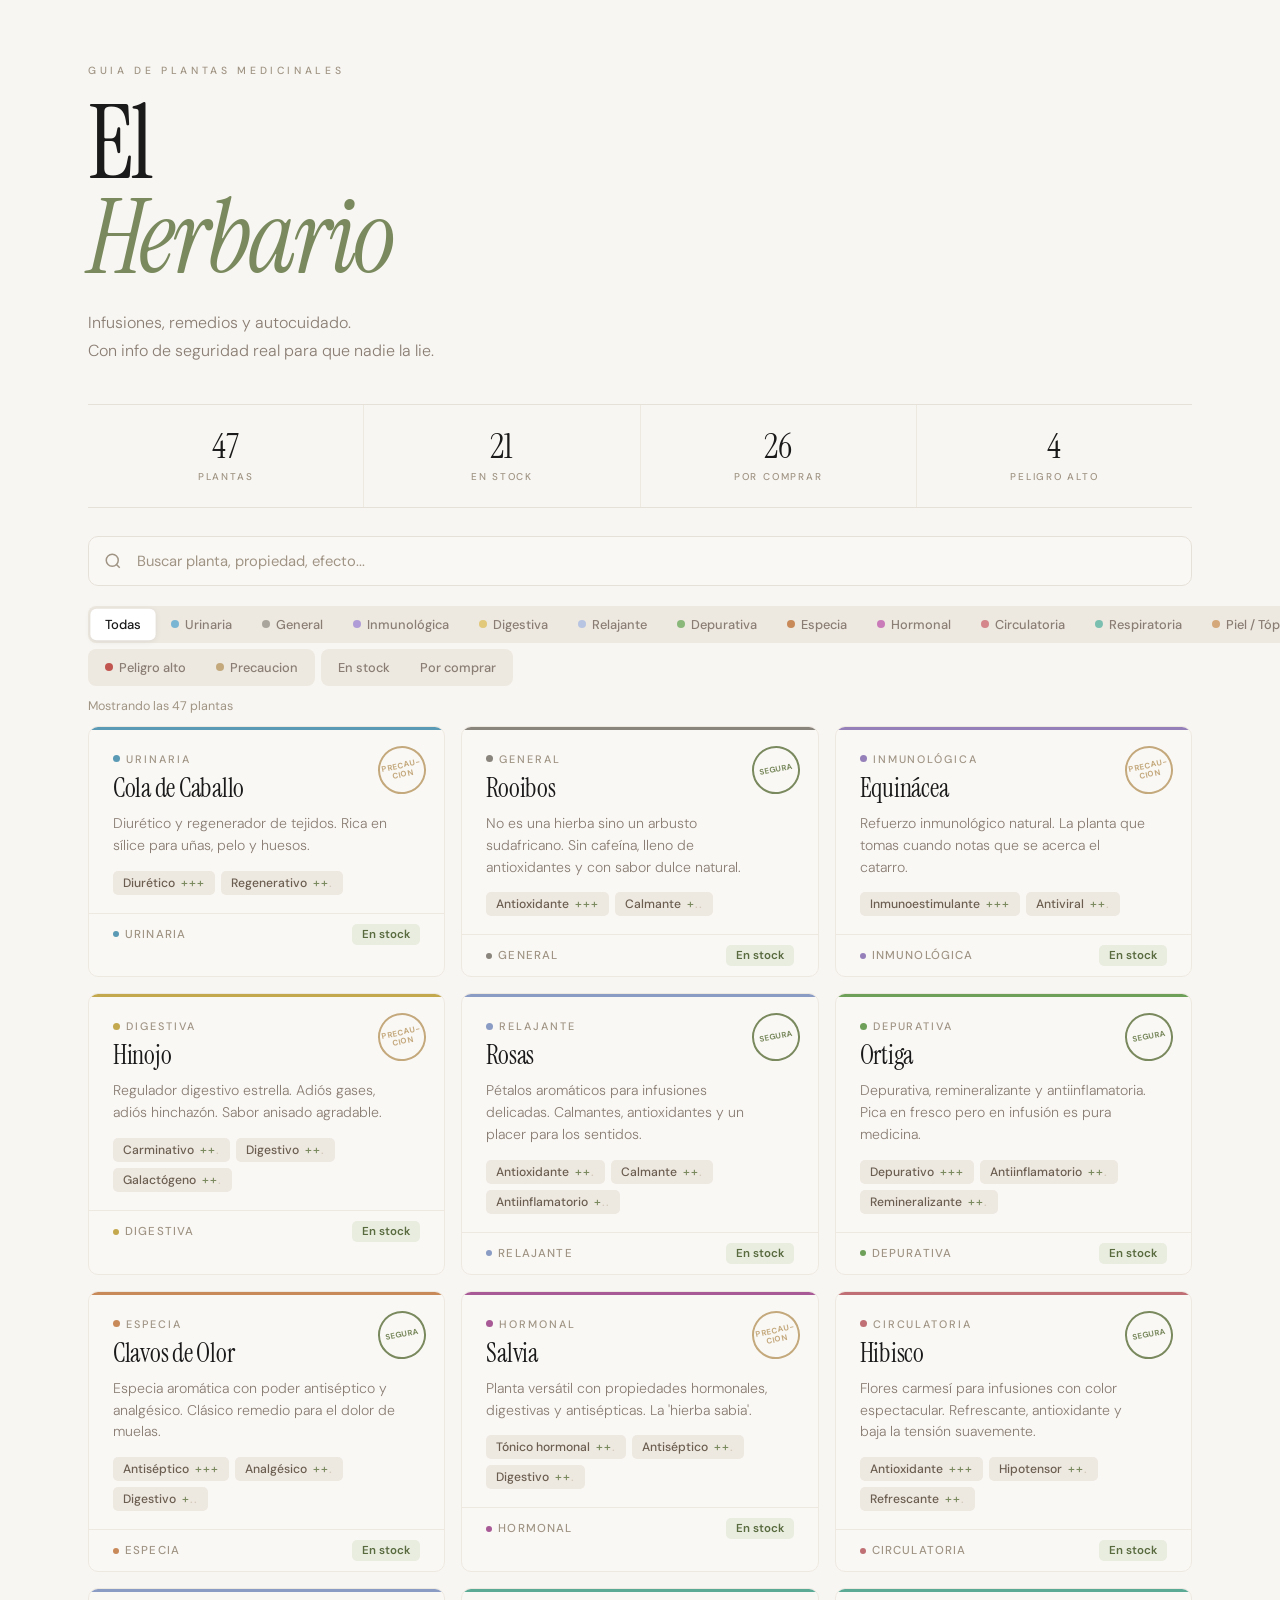
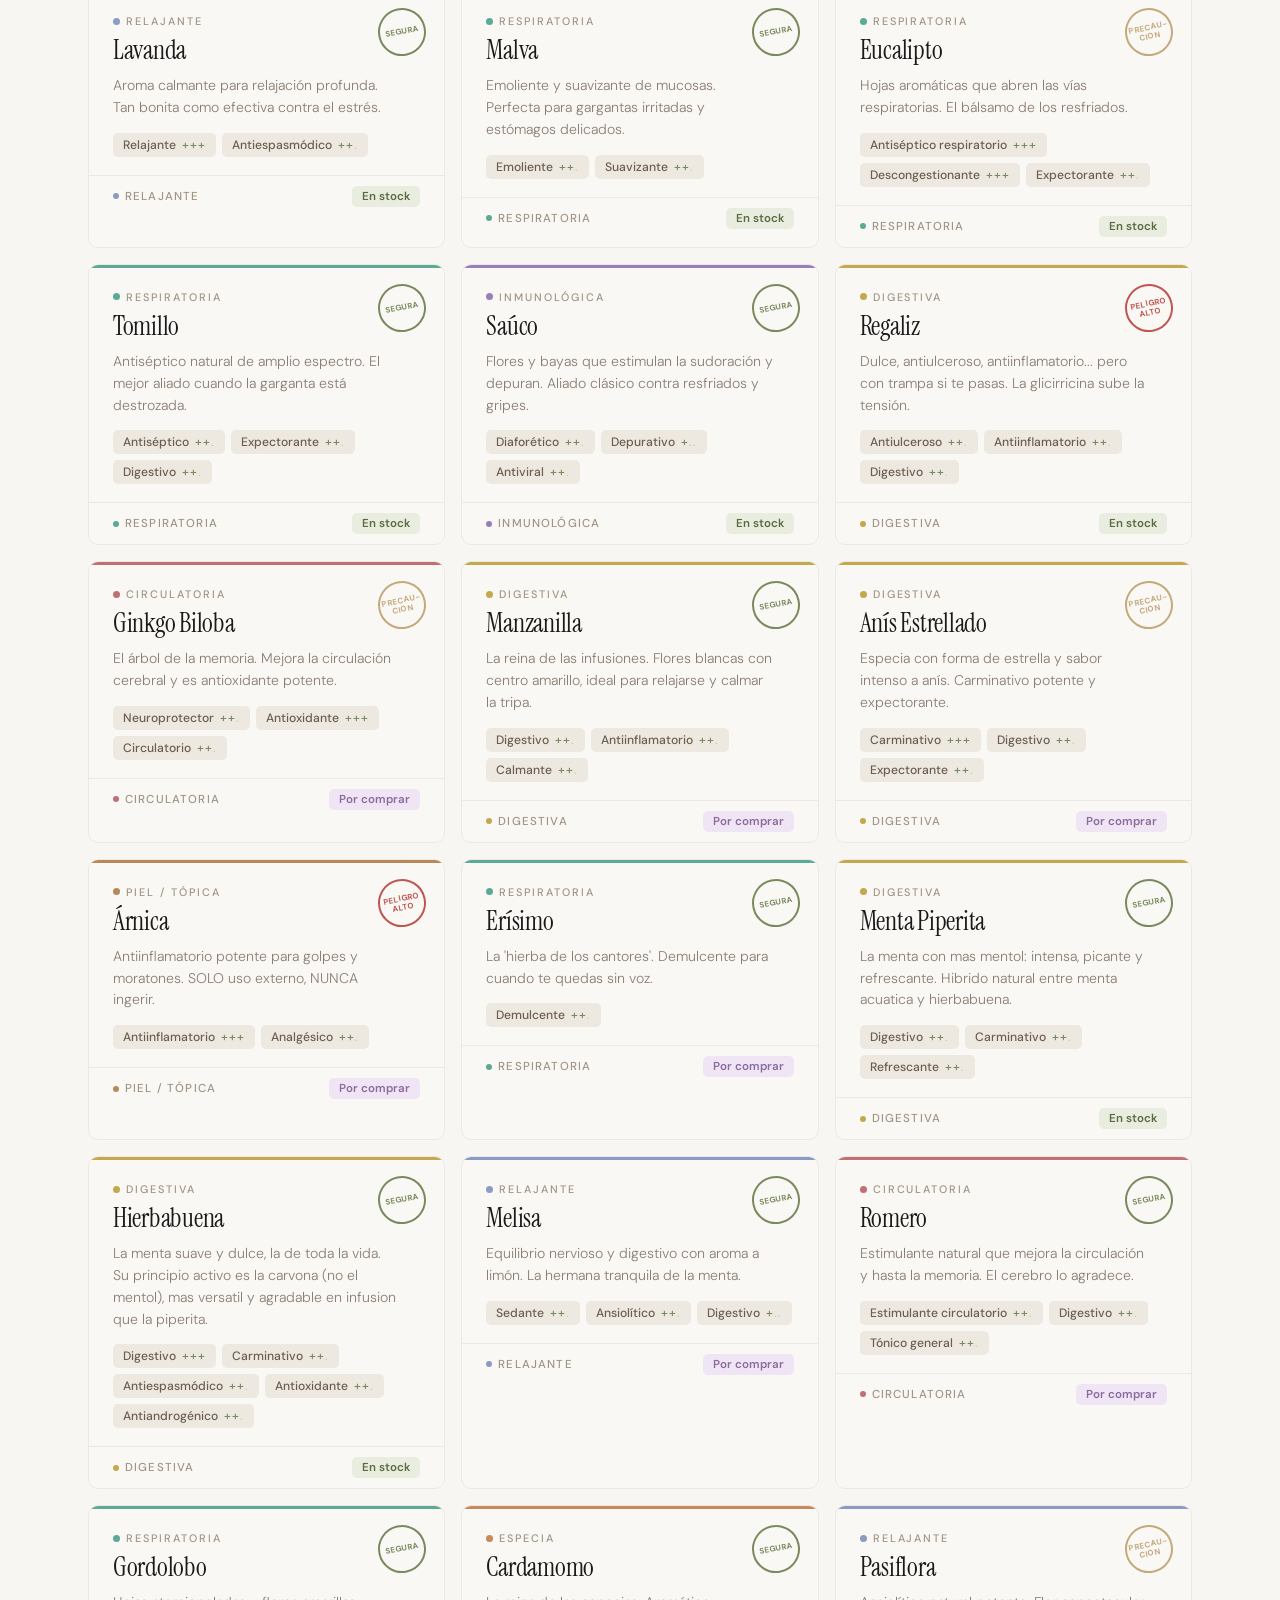
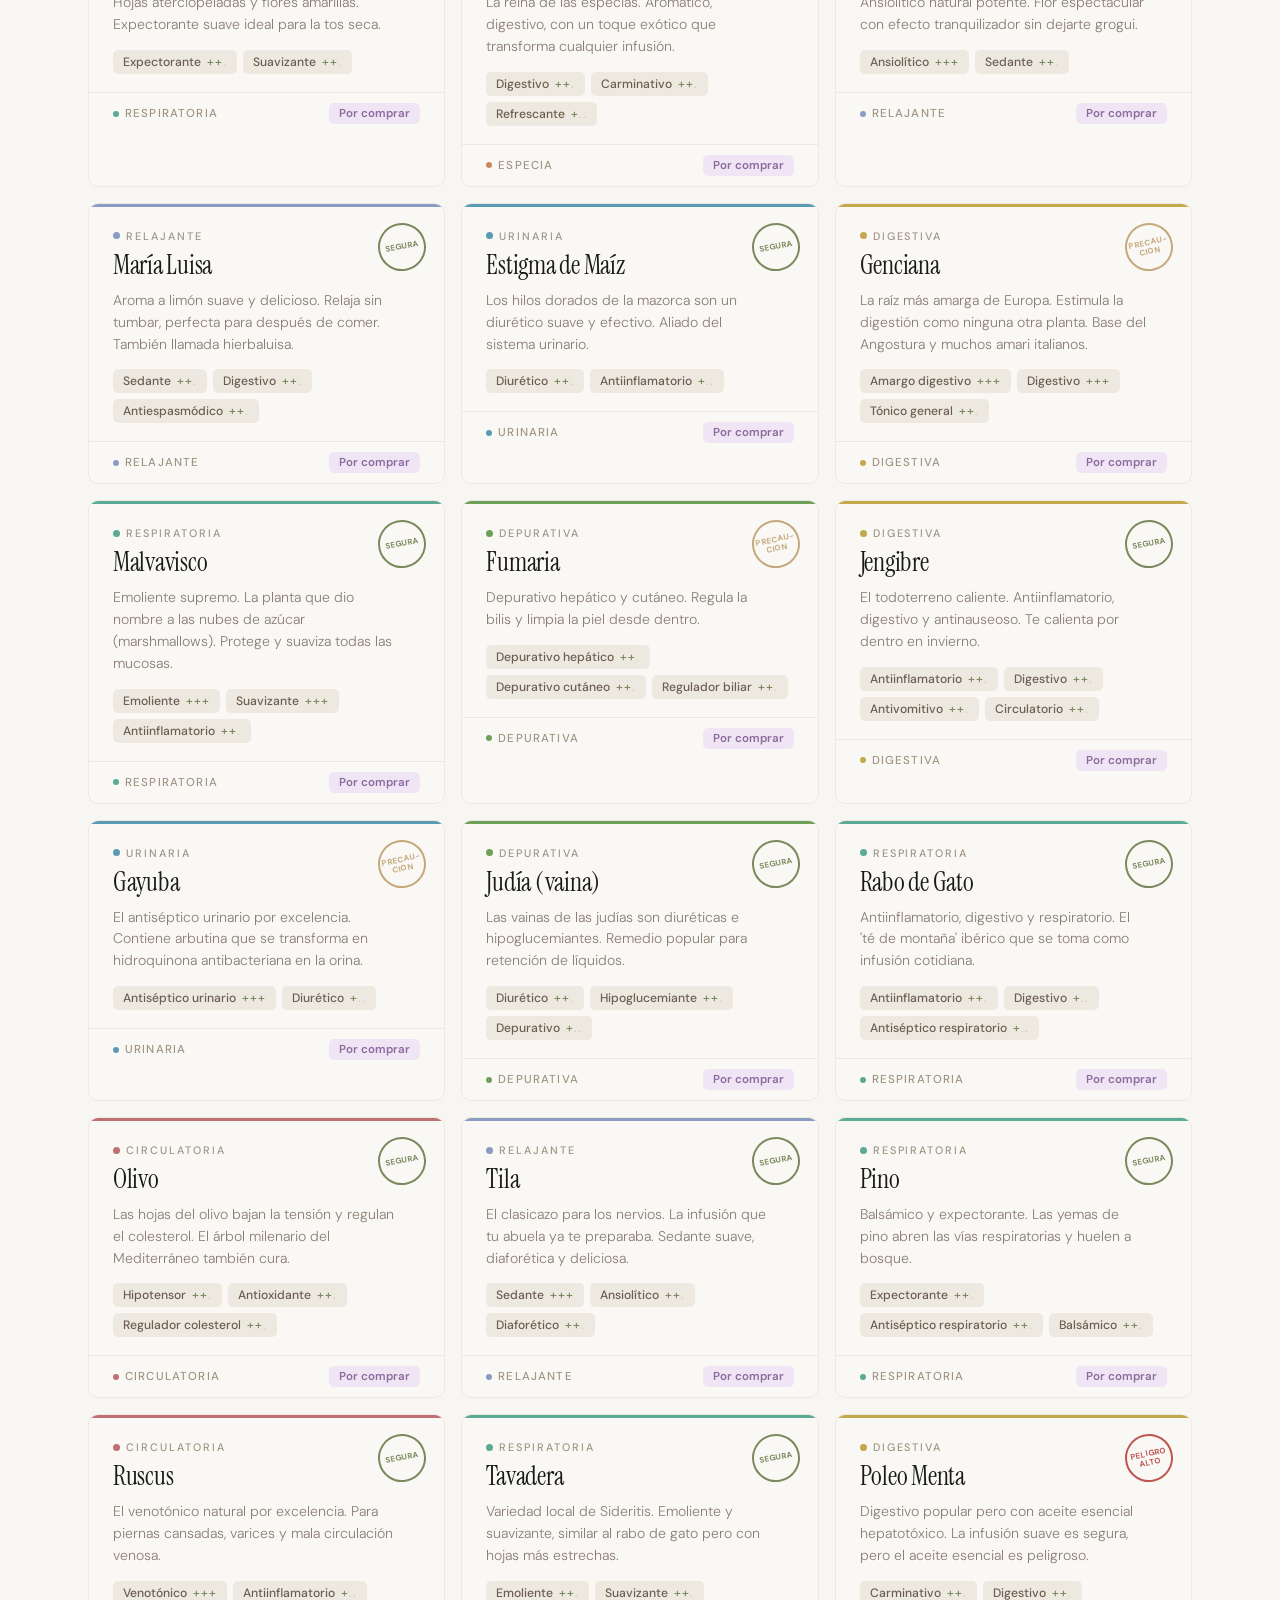
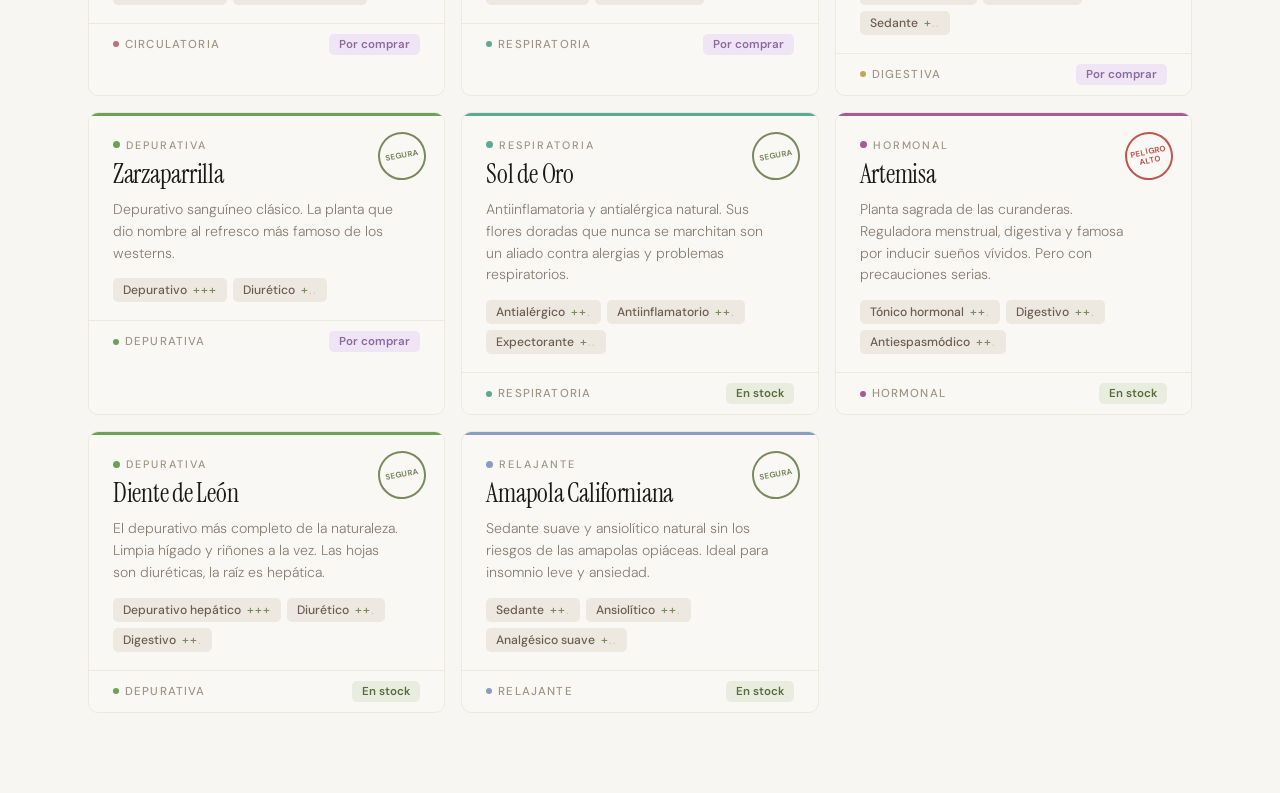
<file: index.html>
<!DOCTYPE html>
<html lang="es">
<head>
    <meta charset="UTF-8">
    <meta name="viewport" content="width=device-width, initial-scale=1.0">
    <title>El Herbario</title>
    <link rel="preconnect" href="https://fonts.googleapis.com">
    <link href="https://fonts.googleapis.com/css2?family=Instrument+Serif:ital@0;1&family=DM+Sans:wght@300;400;500;600;700&display=swap" rel="stylesheet">
    <link rel="stylesheet" href="css/styles.css">
</head>
<body>

<div class="hero">
    <div class="hero-label">Guia de plantas medicinales</div>
    <h1>El<br><em>Herbario</em></h1>
    <p class="hero-desc">Infusiones, remedios y autocuidado.<br>Con info de seguridad real para que nadie la lie.</p>
    <div class="meta-bar" id="meta-bar"></div>
</div>

<div class="controls">
    <div class="search-bar">
        <input type="text" id="search" placeholder="Buscar planta, propiedad, efecto..." autocomplete="off">
        <svg class="search-icon" width="18" height="18" viewBox="0 0 24 24" fill="none" stroke="currentColor" stroke-width="2"><circle cx="11" cy="11" r="8"/><line x1="21" y1="21" x2="16.65" y2="16.65"/></svg>
        <button class="search-clear" id="search-clear" aria-label="Limpiar busqueda">&times;</button>
    </div>
    <div class="filter-bar" id="filter-bar"></div>
</div>

<div class="grid-count" id="grid-count"></div>
<div class="grid" id="grid"></div>

<div class="modal-overlay" id="modal-overlay">
    <div class="modal" id="modal"></div>
</div>

<button class="back-to-top" id="back-to-top" aria-label="Volver arriba">
    <svg width="16" height="16" viewBox="0 0 24 24" fill="none" stroke="currentColor" stroke-width="2.5" stroke-linecap="round"><line x1="12" y1="19" x2="12" y2="5"/><polyline points="5 12 12 5 19 12"/></svg>
</button>

<script type="module" src="js/app.js"></script>
</body>
</html>
</file>
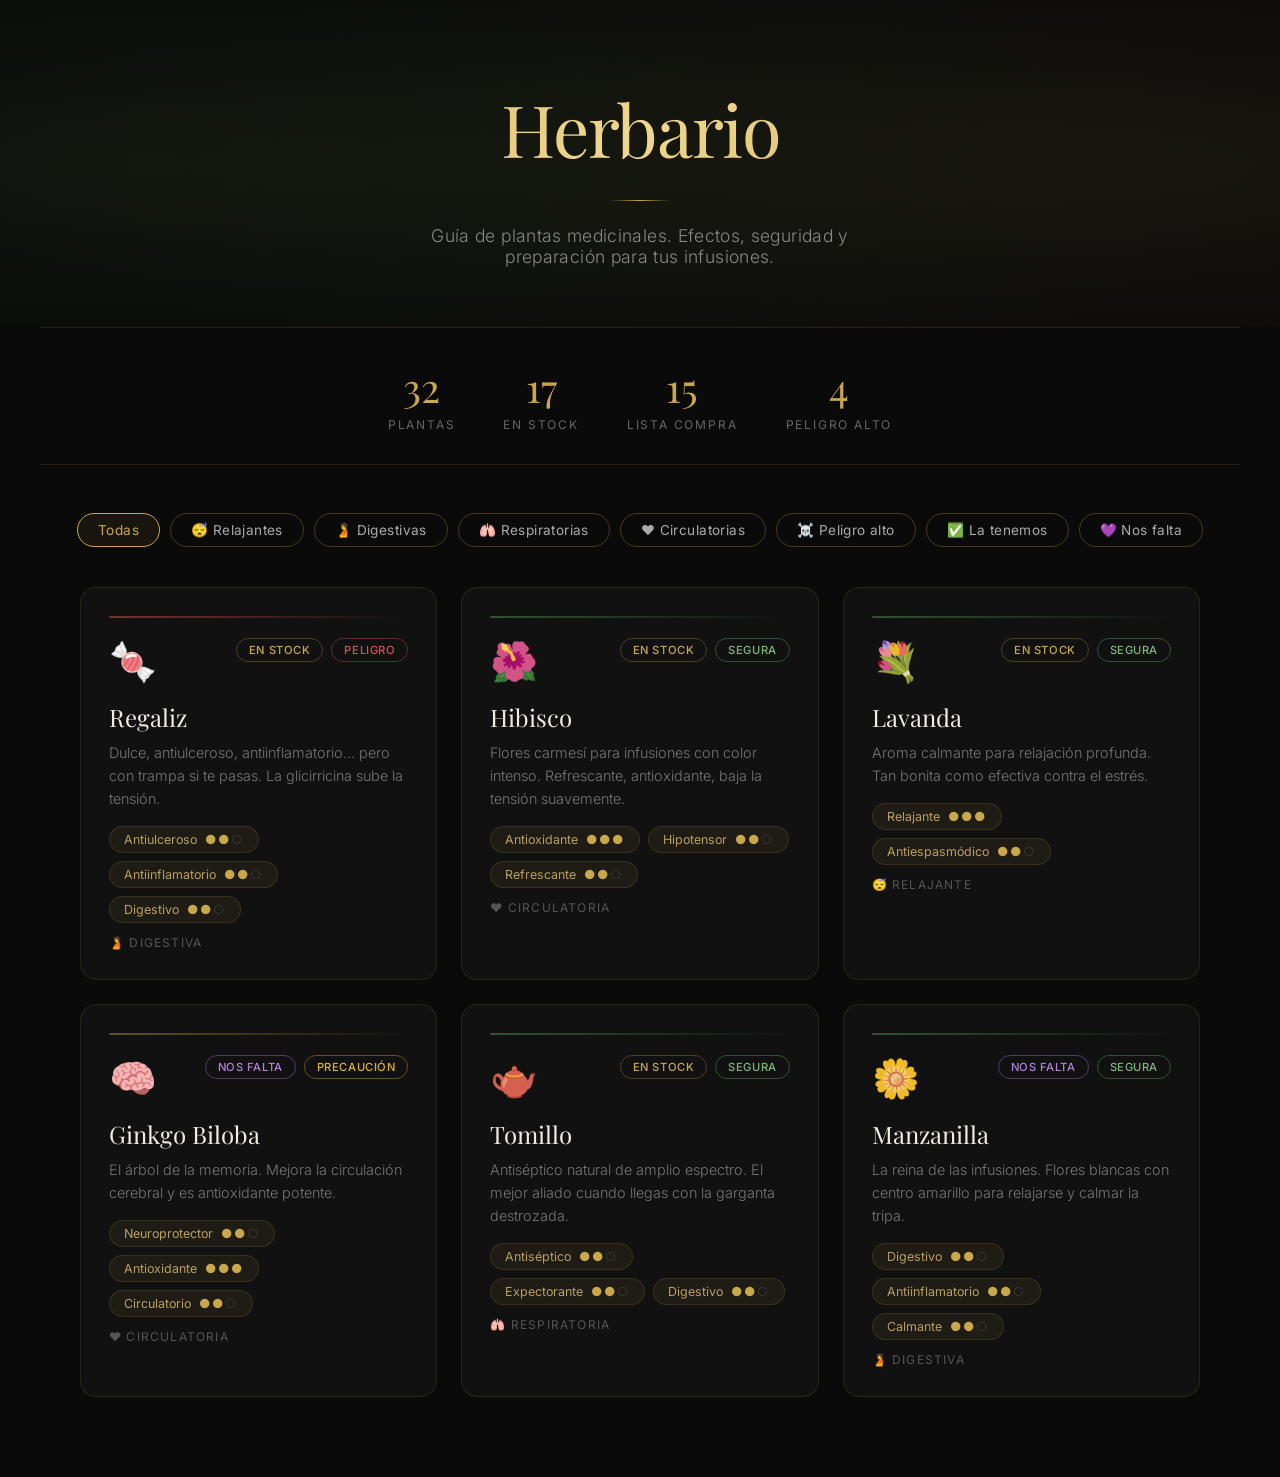
<file: test/preview-1-luxe.html>
<!DOCTYPE html>
<html lang="es">
<head>
    <meta charset="UTF-8">
    <meta name="viewport" content="width=device-width, initial-scale=1.0">
    <title>Preview 1: Botanical Luxe</title>
    <link href="https://fonts.googleapis.com/css2?family=Playfair+Display:ital,wght@0,400;0,700;1,400&family=Inter:wght@300;400;500;600&display=swap" rel="stylesheet">
    <style>
        * { box-sizing: border-box; margin: 0; padding: 0; }
        body {
            font-family: 'Inter', sans-serif;
            background: #0a0a0a;
            color: #e8e4dd;
            min-height: 100vh;
        }

        .hero {
            padding: 80px 40px 60px;
            text-align: center;
            position: relative;
            overflow: hidden;
        }
        .hero::before {
            content: '';
            position: absolute;
            top: -50%; left: -50%;
            width: 200%; height: 200%;
            background: radial-gradient(ellipse at 30% 50%, rgba(45,90,39,0.15) 0%, transparent 50%),
                        radial-gradient(ellipse at 70% 50%, rgba(180,140,60,0.08) 0%, transparent 50%);
            animation: auroraShift 20s ease-in-out infinite;
        }
        @keyframes auroraShift {
            0%, 100% { transform: translate(0, 0) rotate(0deg); }
            33% { transform: translate(2%, -1%) rotate(1deg); }
            66% { transform: translate(-1%, 1%) rotate(-1deg); }
        }
        .hero h1 {
            font-family: 'Playfair Display', serif;
            font-size: 4.5em;
            font-weight: 400;
            letter-spacing: -0.02em;
            position: relative;
            background: linear-gradient(135deg, #c9a84c, #f0d78c, #c9a84c);
            -webkit-background-clip: text;
            -webkit-text-fill-color: transparent;
            background-clip: text;
            margin-bottom: 16px;
        }
        .hero p {
            font-size: 1.1em;
            color: #888;
            max-width: 500px;
            margin: 0 auto;
            font-weight: 300;
            letter-spacing: 0.02em;
            position: relative;
        }
        .hero .line {
            width: 60px;
            height: 1px;
            background: linear-gradient(90deg, transparent, #c9a84c, transparent);
            margin: 24px auto;
            position: relative;
        }

        .stats-bar {
            display: flex;
            justify-content: center;
            gap: 48px;
            padding: 32px 20px;
            border-top: 1px solid rgba(201,168,76,0.15);
            border-bottom: 1px solid rgba(201,168,76,0.15);
            margin: 0 40px 48px;
            position: relative;
        }
        .stat { text-align: center; }
        .stat-num {
            font-family: 'Playfair Display', serif;
            font-size: 2.5em;
            color: #c9a84c;
        }
        .stat-label {
            font-size: 0.75em;
            text-transform: uppercase;
            letter-spacing: 0.15em;
            color: #666;
            margin-top: 4px;
        }

        .filtros {
            display: flex;
            justify-content: center;
            gap: 10px;
            padding: 0 40px 40px;
            flex-wrap: wrap;
        }
        .filtro {
            padding: 8px 20px;
            border: 1px solid rgba(201,168,76,0.3);
            border-radius: 100px;
            background: transparent;
            color: #aaa;
            font-family: 'Inter', sans-serif;
            font-size: 0.85em;
            font-weight: 400;
            cursor: pointer;
            transition: all 0.3s;
            letter-spacing: 0.03em;
        }
        .filtro:hover, .filtro.activo {
            border-color: #c9a84c;
            color: #c9a84c;
            background: rgba(201,168,76,0.08);
        }

        .grid {
            max-width: 1200px;
            margin: 0 auto;
            padding: 0 40px 80px;
            display: grid;
            grid-template-columns: repeat(auto-fill, minmax(340px, 1fr));
            gap: 24px;
        }

        .card {
            background: rgba(255,255,255,0.03);
            border: 1px solid rgba(201,168,76,0.12);
            border-radius: 16px;
            padding: 28px;
            transition: all 0.4s cubic-bezier(0.16, 1, 0.3, 1);
            cursor: pointer;
            position: relative;
            overflow: hidden;
        }
        .card::before {
            content: '';
            position: absolute;
            top: 0; left: 0;
            width: 100%; height: 100%;
            background: linear-gradient(135deg, rgba(201,168,76,0.05) 0%, transparent 60%);
            opacity: 0;
            transition: opacity 0.4s;
        }
        .card:hover {
            border-color: rgba(201,168,76,0.3);
            transform: translateY(-4px);
            box-shadow: 0 20px 60px rgba(0,0,0,0.3), 0 0 40px rgba(201,168,76,0.05);
        }
        .card:hover::before { opacity: 1; }

        .card-top {
            display: flex;
            justify-content: space-between;
            align-items: flex-start;
            margin-bottom: 16px;
            position: relative;
        }
        .card-emoji {
            font-size: 2.4em;
            filter: grayscale(0.2);
        }
        .card-badges { display: flex; gap: 8px; }
        .badge {
            padding: 4px 12px;
            border-radius: 100px;
            font-size: 0.7em;
            font-weight: 500;
            letter-spacing: 0.05em;
            text-transform: uppercase;
        }
        .badge-safe { border: 1px solid rgba(100,180,100,0.4); color: #7cb87c; }
        .badge-caution { border: 1px solid rgba(220,180,50,0.4); color: #dcb432; }
        .badge-danger { border: 1px solid rgba(220,80,80,0.4); color: #dc5050; }
        .badge-have { border: 1px solid rgba(201,168,76,0.3); color: #c9a84c; }
        .badge-want { border: 1px solid rgba(180,130,220,0.4); color: #b482dc; }

        .card h2 {
            font-family: 'Playfair Display', serif;
            font-size: 1.5em;
            font-weight: 400;
            margin-bottom: 8px;
            color: #f0ece4;
            position: relative;
        }
        .card-desc {
            font-size: 0.9em;
            color: #777;
            line-height: 1.6;
            margin-bottom: 16px;
            font-weight: 300;
            position: relative;
        }
        .card-props {
            display: flex;
            flex-wrap: wrap;
            gap: 8px;
            position: relative;
        }
        .prop {
            padding: 5px 14px;
            border-radius: 100px;
            font-size: 0.78em;
            font-weight: 400;
            background: rgba(201,168,76,0.08);
            color: #b8a060;
            border: 1px solid rgba(201,168,76,0.15);
        }
        .prop .dots {
            margin-left: 4px;
            letter-spacing: 2px;
        }
        .prop .dots .on { color: #c9a84c; }
        .prop .dots .off { color: #333; }

        .danger-line {
            height: 2px;
            border-radius: 2px;
            margin-bottom: 20px;
            position: relative;
        }
        .danger-safe { background: linear-gradient(90deg, rgba(100,180,100,0.4), transparent); }
        .danger-caution { background: linear-gradient(90deg, rgba(220,180,50,0.4), transparent); }
        .danger-danger { background: linear-gradient(90deg, rgba(220,80,80,0.5), transparent); }

        .etiqueta {
            position: relative;
            display: inline-block;
            margin-top: 12px;
            font-size: 0.75em;
            color: #555;
            letter-spacing: 0.1em;
            text-transform: uppercase;
        }

        @media (max-width: 768px) {
            .hero h1 { font-size: 2.8em; }
            .grid { grid-template-columns: 1fr; padding: 0 20px 60px; }
            .stats-bar { gap: 24px; margin: 0 20px 32px; }
            .filtros { padding: 0 20px 32px; }
        }
    </style>
</head>
<body>
    <div class="hero">
        <h1>Herbario</h1>
        <div class="line"></div>
        <p>Guía de plantas medicinales. Efectos, seguridad y preparación para tus infusiones.</p>
    </div>

    <div class="stats-bar">
        <div class="stat"><div class="stat-num">32</div><div class="stat-label">Plantas</div></div>
        <div class="stat"><div class="stat-num">17</div><div class="stat-label">En stock</div></div>
        <div class="stat"><div class="stat-num">15</div><div class="stat-label">Lista compra</div></div>
        <div class="stat"><div class="stat-num">4</div><div class="stat-label">Peligro alto</div></div>
    </div>

    <div class="filtros">
        <button class="filtro activo">Todas</button>
        <button class="filtro">😴 Relajantes</button>
        <button class="filtro">🫄 Digestivas</button>
        <button class="filtro">🫁 Respiratorias</button>
        <button class="filtro">❤️ Circulatorias</button>
        <button class="filtro">☠️ Peligro alto</button>
        <button class="filtro">✅ La tenemos</button>
        <button class="filtro">💜 Nos falta</button>
    </div>

    <div class="grid">
        <div class="card">
            <div class="danger-line danger-danger"></div>
            <div class="card-top">
                <span class="card-emoji">🍬</span>
                <div class="card-badges">
                    <span class="badge badge-have">En stock</span>
                    <span class="badge badge-danger">Peligro</span>
                </div>
            </div>
            <h2>Regaliz</h2>
            <p class="card-desc">Dulce, antiulceroso, antiinflamatorio... pero con trampa si te pasas. La glicirricina sube la tensión.</p>
            <div class="card-props">
                <span class="prop">Antiulceroso <span class="dots"><span class="on">●●</span><span class="off">○</span></span></span>
                <span class="prop">Antiinflamatorio <span class="dots"><span class="on">●●</span><span class="off">○</span></span></span>
                <span class="prop">Digestivo <span class="dots"><span class="on">●●</span><span class="off">○</span></span></span>
            </div>
            <div class="etiqueta">🫄 Digestiva</div>
        </div>

        <div class="card">
            <div class="danger-line danger-safe"></div>
            <div class="card-top">
                <span class="card-emoji">🌺</span>
                <div class="card-badges">
                    <span class="badge badge-have">En stock</span>
                    <span class="badge badge-safe">Segura</span>
                </div>
            </div>
            <h2>Hibisco</h2>
            <p class="card-desc">Flores carmesí para infusiones con color intenso. Refrescante, antioxidante, baja la tensión suavemente.</p>
            <div class="card-props">
                <span class="prop">Antioxidante <span class="dots"><span class="on">●●●</span></span></span>
                <span class="prop">Hipotensor <span class="dots"><span class="on">●●</span><span class="off">○</span></span></span>
                <span class="prop">Refrescante <span class="dots"><span class="on">●●</span><span class="off">○</span></span></span>
            </div>
            <div class="etiqueta">❤️ Circulatoria</div>
        </div>

        <div class="card">
            <div class="danger-line danger-safe"></div>
            <div class="card-top">
                <span class="card-emoji">💐</span>
                <div class="card-badges">
                    <span class="badge badge-have">En stock</span>
                    <span class="badge badge-safe">Segura</span>
                </div>
            </div>
            <h2>Lavanda</h2>
            <p class="card-desc">Aroma calmante para relajación profunda. Tan bonita como efectiva contra el estrés.</p>
            <div class="card-props">
                <span class="prop">Relajante <span class="dots"><span class="on">●●●</span></span></span>
                <span class="prop">Antiespasmódico <span class="dots"><span class="on">●●</span><span class="off">○</span></span></span>
            </div>
            <div class="etiqueta">😴 Relajante</div>
        </div>

        <div class="card">
            <div class="danger-line danger-caution"></div>
            <div class="card-top">
                <span class="card-emoji">🧠</span>
                <div class="card-badges">
                    <span class="badge badge-want">Nos falta</span>
                    <span class="badge badge-caution">Precaución</span>
                </div>
            </div>
            <h2>Ginkgo Biloba</h2>
            <p class="card-desc">El árbol de la memoria. Mejora la circulación cerebral y es antioxidante potente.</p>
            <div class="card-props">
                <span class="prop">Neuroprotector <span class="dots"><span class="on">●●</span><span class="off">○</span></span></span>
                <span class="prop">Antioxidante <span class="dots"><span class="on">●●●</span></span></span>
                <span class="prop">Circulatorio <span class="dots"><span class="on">●●</span><span class="off">○</span></span></span>
            </div>
            <div class="etiqueta">❤️ Circulatoria</div>
        </div>

        <div class="card">
            <div class="danger-line danger-safe"></div>
            <div class="card-top">
                <span class="card-emoji">🫖</span>
                <div class="card-badges">
                    <span class="badge badge-have">En stock</span>
                    <span class="badge badge-safe">Segura</span>
                </div>
            </div>
            <h2>Tomillo</h2>
            <p class="card-desc">Antiséptico natural de amplio espectro. El mejor aliado cuando llegas con la garganta destrozada.</p>
            <div class="card-props">
                <span class="prop">Antiséptico <span class="dots"><span class="on">●●</span><span class="off">○</span></span></span>
                <span class="prop">Expectorante <span class="dots"><span class="on">●●</span><span class="off">○</span></span></span>
                <span class="prop">Digestivo <span class="dots"><span class="on">●●</span><span class="off">○</span></span></span>
            </div>
            <div class="etiqueta">🫁 Respiratoria</div>
        </div>

        <div class="card">
            <div class="danger-line danger-safe"></div>
            <div class="card-top">
                <span class="card-emoji">🌼</span>
                <div class="card-badges">
                    <span class="badge badge-want">Nos falta</span>
                    <span class="badge badge-safe">Segura</span>
                </div>
            </div>
            <h2>Manzanilla</h2>
            <p class="card-desc">La reina de las infusiones. Flores blancas con centro amarillo para relajarse y calmar la tripa.</p>
            <div class="card-props">
                <span class="prop">Digestivo <span class="dots"><span class="on">●●</span><span class="off">○</span></span></span>
                <span class="prop">Antiinflamatorio <span class="dots"><span class="on">●●</span><span class="off">○</span></span></span>
                <span class="prop">Calmante <span class="dots"><span class="on">●●</span><span class="off">○</span></span></span>
            </div>
            <div class="etiqueta">🫄 Digestiva</div>
        </div>
    </div>
</body>
</html>
</file>
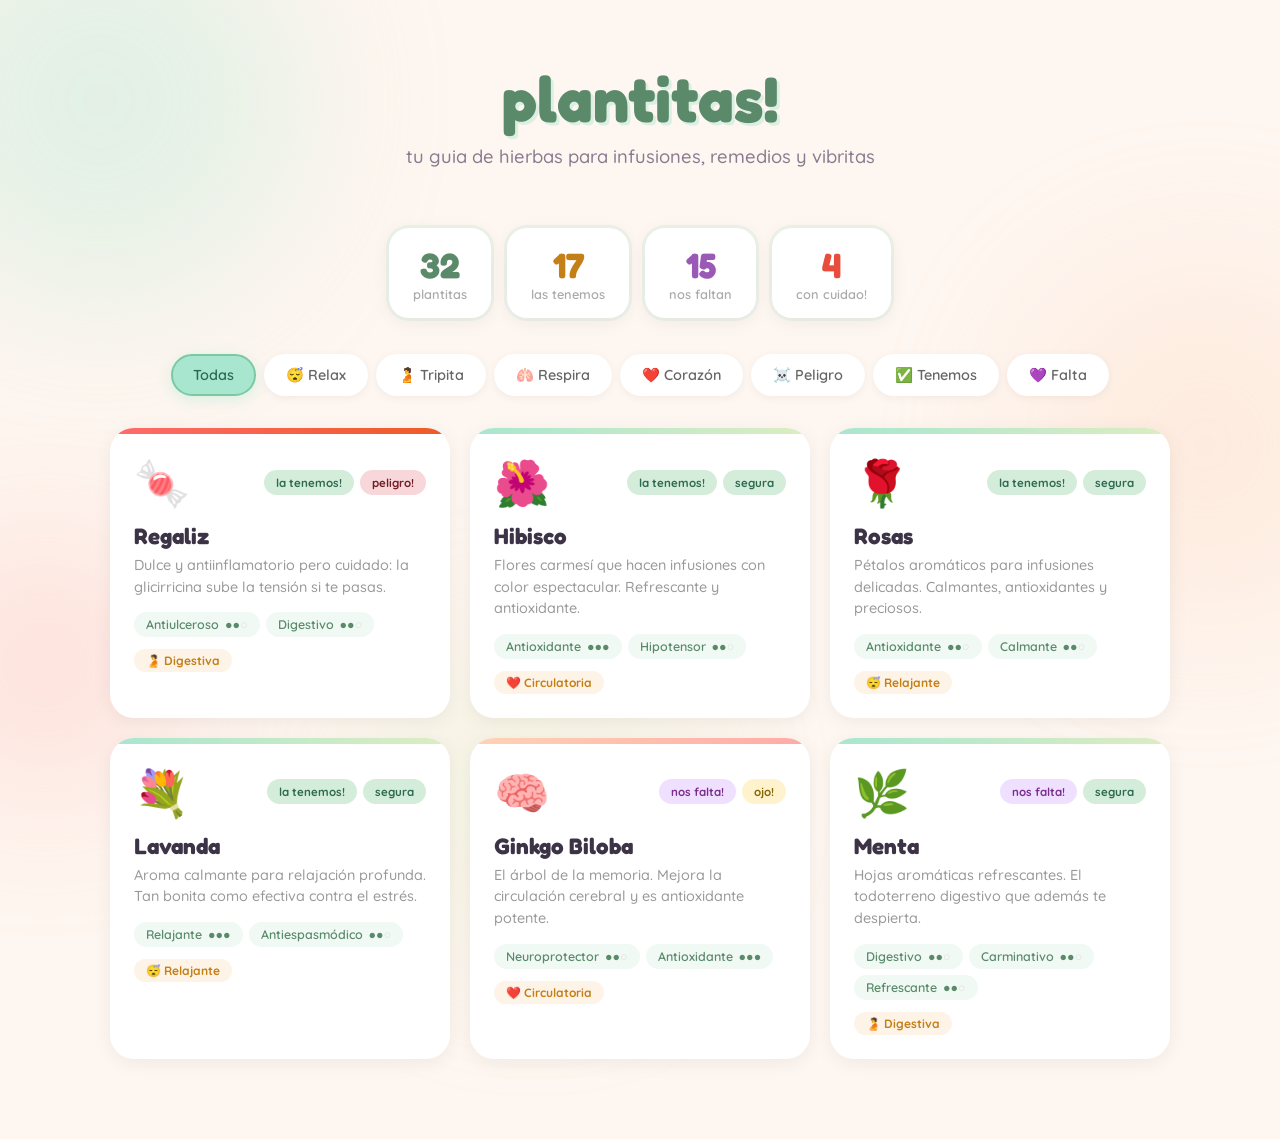
<file: test/preview-2-kawaii.html>
<!DOCTYPE html>
<html lang="es">
<head>
    <meta charset="UTF-8">
    <meta name="viewport" content="width=device-width, initial-scale=1.0">
    <title>Preview 2: Kawaii Greenhouse</title>
    <link href="https://fonts.googleapis.com/css2?family=Quicksand:wght@400;500;600;700&family=Fredoka:wght@400;500;600;700&display=swap" rel="stylesheet">
    <style>
        * { box-sizing: border-box; margin: 0; padding: 0; }
        body {
            font-family: 'Quicksand', sans-serif;
            background: #fef6f0;
            color: #3d3347;
            min-height: 100vh;
            overflow-x: hidden;
            position: relative;
        }

        /* Blobs decorativos */
        .blob {
            position: fixed;
            border-radius: 50%;
            filter: blur(80px);
            opacity: 0.3;
            z-index: 0;
            animation: blobFloat 20s ease-in-out infinite;
        }
        .blob-1 { width: 400px; height: 400px; background: #a8e6cf; top: -100px; left: -100px; }
        .blob-2 { width: 350px; height: 350px; background: #ffd3b6; top: 30%; right: -100px; animation-delay: -7s; }
        .blob-3 { width: 300px; height: 300px; background: #dcedc1; bottom: -50px; left: 30%; animation-delay: -14s; }
        .blob-4 { width: 250px; height: 250px; background: #ffaaa5; top: 60%; left: -80px; animation-delay: -3s; }
        @keyframes blobFloat {
            0%, 100% { transform: translate(0, 0) scale(1); }
            33% { transform: translate(30px, -20px) scale(1.05); }
            66% { transform: translate(-20px, 15px) scale(0.95); }
        }

        .content { position: relative; z-index: 1; }

        .hero {
            text-align: center;
            padding: 60px 20px 40px;
        }
        .hero h1 {
            font-family: 'Fredoka', sans-serif;
            font-size: 4em;
            font-weight: 700;
            color: #5a8a6a;
            margin-bottom: 8px;
            text-shadow: 3px 3px 0 rgba(168,230,207,0.4);
        }
        .hero p {
            font-size: 1.15em;
            color: #8a7a90;
            font-weight: 500;
        }

        .stats-row {
            display: flex;
            justify-content: center;
            gap: 16px;
            padding: 20px;
            flex-wrap: wrap;
        }
        .stat-bubble {
            background: white;
            border-radius: 20px;
            padding: 16px 24px;
            text-align: center;
            box-shadow: 0 4px 20px rgba(0,0,0,0.06), 0 0 0 3px rgba(168,230,207,0.2);
            transition: transform 0.3s cubic-bezier(0.34, 1.56, 0.64, 1);
        }
        .stat-bubble:hover { transform: scale(1.08) rotate(-2deg); }
        .stat-bubble:nth-child(2):hover { transform: scale(1.08) rotate(2deg); }
        .stat-num {
            font-family: 'Fredoka', sans-serif;
            font-size: 2.2em;
            font-weight: 700;
        }
        .stat-label {
            font-size: 0.8em;
            color: #aaa;
            font-weight: 600;
        }

        .filtros {
            display: flex;
            justify-content: center;
            gap: 8px;
            padding: 16px 20px 32px;
            flex-wrap: wrap;
        }
        .pill {
            padding: 10px 20px;
            border-radius: 50px;
            border: 2px solid transparent;
            background: white;
            font-family: 'Quicksand', sans-serif;
            font-size: 0.9em;
            font-weight: 600;
            cursor: pointer;
            transition: all 0.3s cubic-bezier(0.34, 1.56, 0.64, 1);
            box-shadow: 0 2px 10px rgba(0,0,0,0.05);
            color: #666;
        }
        .pill:hover { transform: scale(1.06); box-shadow: 0 4px 15px rgba(0,0,0,0.08); }
        .pill.activo {
            background: #a8e6cf;
            color: #2d6a4f;
            border-color: #7bc9a3;
            box-shadow: 0 4px 15px rgba(168,230,207,0.4);
        }

        .grid {
            max-width: 1100px;
            margin: 0 auto;
            padding: 0 20px 80px;
            display: grid;
            grid-template-columns: repeat(auto-fill, minmax(300px, 1fr));
            gap: 20px;
        }

        .card {
            background: white;
            border-radius: 24px;
            overflow: hidden;
            box-shadow: 0 4px 20px rgba(0,0,0,0.06);
            transition: all 0.4s cubic-bezier(0.34, 1.56, 0.64, 1);
            cursor: pointer;
            position: relative;
        }
        .card:hover {
            transform: translateY(-8px) rotate(-0.5deg);
            box-shadow: 0 12px 40px rgba(0,0,0,0.1);
        }
        .card:nth-child(even):hover { transform: translateY(-8px) rotate(0.5deg); }

        .card-color-bar {
            height: 6px;
        }
        .bar-safe { background: linear-gradient(90deg, #a8e6cf, #dcedc1); }
        .bar-caution { background: linear-gradient(90deg, #ffd3b6, #ffaaa5); }
        .bar-danger { background: linear-gradient(90deg, #ff6b6b, #ee5a24); }

        .card-inner {
            padding: 20px 24px 24px;
        }
        .card-top {
            display: flex;
            justify-content: space-between;
            align-items: center;
            margin-bottom: 12px;
        }
        .card-emoji {
            font-size: 2.8em;
            animation: wiggle 3s ease-in-out infinite;
        }
        .card:nth-child(2) .card-emoji { animation-delay: -1s; }
        .card:nth-child(3) .card-emoji { animation-delay: -2s; }
        @keyframes wiggle {
            0%, 100% { transform: rotate(0deg); }
            25% { transform: rotate(5deg); }
            75% { transform: rotate(-5deg); }
        }
        .card-badges { display: flex; gap: 6px; }
        .badge {
            padding: 5px 12px;
            border-radius: 50px;
            font-size: 0.72em;
            font-weight: 700;
        }
        .badge-have { background: #d4edda; color: #2d6a4f; }
        .badge-want { background: #f0e0ff; color: #7b2d8e; }
        .badge-safe { background: #d4edda; color: #2d6a4f; }
        .badge-caution { background: #fff3cd; color: #856404; }
        .badge-danger { background: #f8d7da; color: #721c24; }

        .card h2 {
            font-family: 'Fredoka', sans-serif;
            font-size: 1.4em;
            color: #3d3347;
            margin-bottom: 6px;
        }
        .card-desc {
            color: #999;
            font-size: 0.9em;
            line-height: 1.5;
            margin-bottom: 14px;
            font-weight: 500;
        }
        .card-props {
            display: flex;
            flex-wrap: wrap;
            gap: 6px;
            margin-bottom: 12px;
        }
        .prop {
            padding: 5px 12px;
            border-radius: 50px;
            font-size: 0.78em;
            font-weight: 600;
            background: #f0f9f4;
            color: #5a8a6a;
        }
        .prop .dots { margin-left: 3px; }
        .prop .on { color: #5a8a6a; }
        .prop .off { color: #ddd; }

        .card-cat {
            display: inline-block;
            padding: 4px 12px;
            border-radius: 50px;
            font-size: 0.75em;
            font-weight: 700;
            background: #fef3e7;
            color: #c47f17;
        }

        @media (max-width: 768px) {
            .hero h1 { font-size: 2.8em; }
            .grid { grid-template-columns: 1fr; }
        }
    </style>
</head>
<body>
    <div class="blob blob-1"></div>
    <div class="blob blob-2"></div>
    <div class="blob blob-3"></div>
    <div class="blob blob-4"></div>

    <div class="content">
        <div class="hero">
            <h1>plantitas!</h1>
            <p>tu guia de hierbas para infusiones, remedios y vibritas</p>
        </div>

        <div class="stats-row">
            <div class="stat-bubble"><div class="stat-num" style="color:#5a8a6a">32</div><div class="stat-label">plantitas</div></div>
            <div class="stat-bubble"><div class="stat-num" style="color:#c47f17">17</div><div class="stat-label">las tenemos</div></div>
            <div class="stat-bubble"><div class="stat-num" style="color:#9b59b6">15</div><div class="stat-label">nos faltan</div></div>
            <div class="stat-bubble"><div class="stat-num" style="color:#e74c3c">4</div><div class="stat-label">con cuidao!</div></div>
        </div>

        <div class="filtros">
            <button class="pill activo">Todas</button>
            <button class="pill">😴 Relax</button>
            <button class="pill">🫄 Tripita</button>
            <button class="pill">🫁 Respira</button>
            <button class="pill">❤️ Corazón</button>
            <button class="pill">☠️ Peligro</button>
            <button class="pill">✅ Tenemos</button>
            <button class="pill">💜 Falta</button>
        </div>

        <div class="grid">
            <div class="card">
                <div class="card-color-bar bar-danger"></div>
                <div class="card-inner">
                    <div class="card-top">
                        <span class="card-emoji">🍬</span>
                        <div class="card-badges">
                            <span class="badge badge-have">la tenemos!</span>
                            <span class="badge badge-danger">peligro!</span>
                        </div>
                    </div>
                    <h2>Regaliz</h2>
                    <p class="card-desc">Dulce y antiinflamatorio pero cuidado: la glicirricina sube la tensión si te pasas.</p>
                    <div class="card-props">
                        <span class="prop">Antiulceroso <span class="dots"><span class="on">●●</span><span class="off">○</span></span></span>
                        <span class="prop">Digestivo <span class="dots"><span class="on">●●</span><span class="off">○</span></span></span>
                    </div>
                    <span class="card-cat">🫄 Digestiva</span>
                </div>
            </div>

            <div class="card">
                <div class="card-color-bar bar-safe"></div>
                <div class="card-inner">
                    <div class="card-top">
                        <span class="card-emoji">🌺</span>
                        <div class="card-badges">
                            <span class="badge badge-have">la tenemos!</span>
                            <span class="badge badge-safe">segura</span>
                        </div>
                    </div>
                    <h2>Hibisco</h2>
                    <p class="card-desc">Flores carmesí que hacen infusiones con color espectacular. Refrescante y antioxidante.</p>
                    <div class="card-props">
                        <span class="prop">Antioxidante <span class="dots"><span class="on">●●●</span></span></span>
                        <span class="prop">Hipotensor <span class="dots"><span class="on">●●</span><span class="off">○</span></span></span>
                    </div>
                    <span class="card-cat">❤️ Circulatoria</span>
                </div>
            </div>

            <div class="card">
                <div class="card-color-bar bar-safe"></div>
                <div class="card-inner">
                    <div class="card-top">
                        <span class="card-emoji">🌹</span>
                        <div class="card-badges">
                            <span class="badge badge-have">la tenemos!</span>
                            <span class="badge badge-safe">segura</span>
                        </div>
                    </div>
                    <h2>Rosas</h2>
                    <p class="card-desc">Pétalos aromáticos para infusiones delicadas. Calmantes, antioxidantes y preciosos.</p>
                    <div class="card-props">
                        <span class="prop">Antioxidante <span class="dots"><span class="on">●●</span><span class="off">○</span></span></span>
                        <span class="prop">Calmante <span class="dots"><span class="on">●●</span><span class="off">○</span></span></span>
                    </div>
                    <span class="card-cat">😴 Relajante</span>
                </div>
            </div>

            <div class="card">
                <div class="card-color-bar bar-safe"></div>
                <div class="card-inner">
                    <div class="card-top">
                        <span class="card-emoji">💐</span>
                        <div class="card-badges">
                            <span class="badge badge-have">la tenemos!</span>
                            <span class="badge badge-safe">segura</span>
                        </div>
                    </div>
                    <h2>Lavanda</h2>
                    <p class="card-desc">Aroma calmante para relajación profunda. Tan bonita como efectiva contra el estrés.</p>
                    <div class="card-props">
                        <span class="prop">Relajante <span class="dots"><span class="on">●●●</span></span></span>
                        <span class="prop">Antiespasmódico <span class="dots"><span class="on">●●</span><span class="off">○</span></span></span>
                    </div>
                    <span class="card-cat">😴 Relajante</span>
                </div>
            </div>

            <div class="card">
                <div class="card-color-bar bar-caution"></div>
                <div class="card-inner">
                    <div class="card-top">
                        <span class="card-emoji">🧠</span>
                        <div class="card-badges">
                            <span class="badge badge-want">nos falta!</span>
                            <span class="badge badge-caution">ojo!</span>
                        </div>
                    </div>
                    <h2>Ginkgo Biloba</h2>
                    <p class="card-desc">El árbol de la memoria. Mejora la circulación cerebral y es antioxidante potente.</p>
                    <div class="card-props">
                        <span class="prop">Neuroprotector <span class="dots"><span class="on">●●</span><span class="off">○</span></span></span>
                        <span class="prop">Antioxidante <span class="dots"><span class="on">●●●</span></span></span>
                    </div>
                    <span class="card-cat">❤️ Circulatoria</span>
                </div>
            </div>

            <div class="card">
                <div class="card-color-bar bar-safe"></div>
                <div class="card-inner">
                    <div class="card-top">
                        <span class="card-emoji">🌿</span>
                        <div class="card-badges">
                            <span class="badge badge-want">nos falta!</span>
                            <span class="badge badge-safe">segura</span>
                        </div>
                    </div>
                    <h2>Menta</h2>
                    <p class="card-desc">Hojas aromáticas refrescantes. El todoterreno digestivo que además te despierta.</p>
                    <div class="card-props">
                        <span class="prop">Digestivo <span class="dots"><span class="on">●●</span><span class="off">○</span></span></span>
                        <span class="prop">Carminativo <span class="dots"><span class="on">●●</span><span class="off">○</span></span></span>
                        <span class="prop">Refrescante <span class="dots"><span class="on">●●</span><span class="off">○</span></span></span>
                    </div>
                    <span class="card-cat">🫄 Digestiva</span>
                </div>
            </div>
        </div>
    </div>
</body>
</html>
</file>
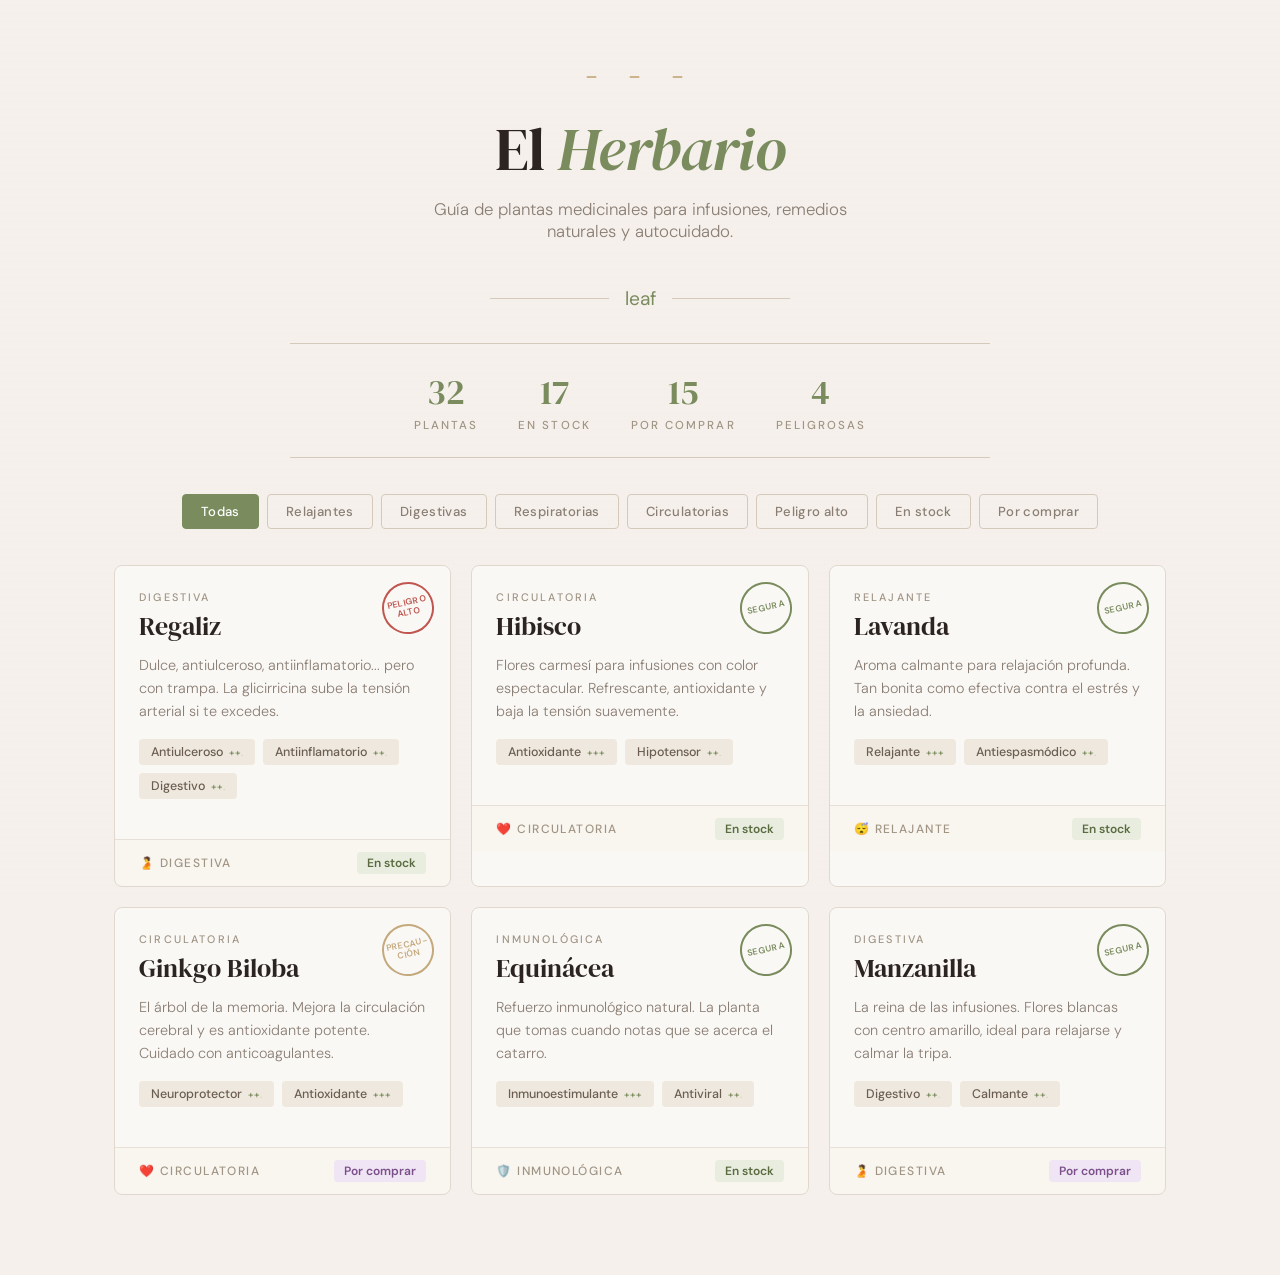
<file: test/preview-3-apothecary.html>
<!DOCTYPE html>
<html lang="es">
<head>
    <meta charset="UTF-8">
    <meta name="viewport" content="width=device-width, initial-scale=1.0">
    <title>Preview 3: Neo-Apothecary</title>
    <link href="https://fonts.googleapis.com/css2?family=DM+Serif+Display:ital@0;1&family=DM+Sans:wght@300;400;500;600&display=swap" rel="stylesheet">
    <style>
        * { box-sizing: border-box; margin: 0; padding: 0; }
        body {
            font-family: 'DM Sans', sans-serif;
            background: #f5f0eb;
            color: #2c2420;
            min-height: 100vh;
        }

        /* Textura sutil de papel */
        body::before {
            content: '';
            position: fixed;
            top: 0; left: 0;
            width: 100%; height: 100%;
            background-image: url("data:image/svg+xml,%3Csvg xmlns='http://www.w3.org/2000/svg' width='4' height='4'%3E%3Crect width='4' height='4' fill='%23f5f0eb'/%3E%3Crect width='1' height='1' fill='%23ede8e2' opacity='0.4'/%3E%3C/svg%3E");
            pointer-events: none;
            z-index: 0;
        }

        .content { position: relative; z-index: 1; }

        .hero {
            text-align: center;
            padding: 60px 20px 20px;
            position: relative;
        }
        .ornament {
            font-size: 1.5em;
            color: #c4a97d;
            letter-spacing: 12px;
            margin-bottom: 16px;
        }
        .hero h1 {
            font-family: 'DM Serif Display', serif;
            font-size: 3.8em;
            font-weight: 400;
            color: #2c2420;
            margin-bottom: 8px;
            letter-spacing: -0.01em;
        }
        .hero h1 em {
            color: #7a8c5e;
            font-style: italic;
        }
        .hero p {
            font-size: 1.05em;
            color: #8a7e74;
            max-width: 440px;
            margin: 0 auto;
            font-weight: 300;
        }

        .divider {
            display: flex;
            align-items: center;
            gap: 16px;
            max-width: 300px;
            margin: 24px auto 32px;
        }
        .divider span { flex: 1; height: 1px; background: #d4c9ba; }
        .divider i { color: #7a8c5e; font-size: 1.2em; font-style: normal; }

        .stats-strip {
            display: flex;
            justify-content: center;
            gap: 40px;
            padding: 24px 20px;
            border: 1px solid #d4c9ba;
            border-left: none;
            border-right: none;
            max-width: 700px;
            margin: 0 auto 36px;
        }
        .stat { text-align: center; }
        .stat-num {
            font-family: 'DM Serif Display', serif;
            font-size: 2.2em;
            color: #7a8c5e;
        }
        .stat-label {
            font-size: 0.72em;
            text-transform: uppercase;
            letter-spacing: 0.18em;
            color: #a09585;
            margin-top: 2px;
            font-weight: 500;
        }

        .filtros {
            display: flex;
            justify-content: center;
            gap: 8px;
            padding: 0 20px 36px;
            flex-wrap: wrap;
        }
        .filtro {
            padding: 8px 18px;
            border: 1px solid #d4c9ba;
            border-radius: 4px;
            background: transparent;
            font-family: 'DM Sans', sans-serif;
            font-size: 0.82em;
            font-weight: 500;
            cursor: pointer;
            transition: all 0.3s;
            color: #8a7e74;
            letter-spacing: 0.03em;
        }
        .filtro:hover, .filtro.activo {
            background: #7a8c5e;
            color: white;
            border-color: #7a8c5e;
        }

        .grid {
            max-width: 1100px;
            margin: 0 auto;
            padding: 0 24px 80px;
            display: grid;
            grid-template-columns: repeat(auto-fill, minmax(320px, 1fr));
            gap: 20px;
        }

        .card {
            background: #faf8f5;
            border: 1px solid #e0d8ce;
            border-radius: 8px;
            overflow: hidden;
            transition: all 0.3s;
            cursor: pointer;
            position: relative;
        }
        .card:hover {
            transform: translateY(-4px);
            box-shadow: 0 12px 40px rgba(44,36,32,0.08);
            border-color: #c4a97d;
        }

        .card-stamp {
            position: absolute;
            top: 16px;
            right: 16px;
            width: 52px;
            height: 52px;
            border: 2px solid;
            border-radius: 50%;
            display: flex;
            align-items: center;
            justify-content: center;
            font-size: 0.55em;
            font-weight: 600;
            text-transform: uppercase;
            letter-spacing: 0.05em;
            transform: rotate(-12deg);
            line-height: 1.1;
            text-align: center;
        }
        .stamp-safe { border-color: #7a8c5e; color: #7a8c5e; }
        .stamp-caution { border-color: #c4a97d; color: #c4a97d; }
        .stamp-danger { border-color: #c0564f; color: #c0564f; }

        .card-inner { padding: 24px; }

        .card-label {
            font-size: 0.68em;
            text-transform: uppercase;
            letter-spacing: 0.2em;
            color: #a09585;
            font-weight: 500;
            margin-bottom: 4px;
        }
        .card h2 {
            font-family: 'DM Serif Display', serif;
            font-size: 1.6em;
            font-weight: 400;
            margin-bottom: 10px;
            color: #2c2420;
            padding-right: 60px;
        }
        .card-desc {
            color: #8a7e74;
            font-size: 0.9em;
            line-height: 1.6;
            margin-bottom: 16px;
            font-weight: 300;
        }

        .card-props {
            display: flex;
            flex-wrap: wrap;
            gap: 8px;
            margin-bottom: 16px;
        }
        .prop {
            padding: 5px 12px;
            border-radius: 4px;
            font-size: 0.78em;
            font-weight: 500;
            background: #eee8de;
            color: #6b5e50;
        }
        .prop .dots { margin-left: 3px; font-size: 0.8em; }
        .prop .on { color: #7a8c5e; }
        .prop .off { color: #d4c9ba; }

        .card-footer {
            padding: 12px 24px;
            border-top: 1px solid #e8e0d6;
            display: flex;
            justify-content: space-between;
            align-items: center;
            background: rgba(201,168,76,0.03);
        }
        .card-cat {
            font-size: 0.75em;
            font-weight: 500;
            color: #a09585;
            text-transform: uppercase;
            letter-spacing: 0.12em;
        }
        .card-stock {
            font-size: 0.75em;
            font-weight: 600;
            padding: 3px 10px;
            border-radius: 4px;
        }
        .stock-have { background: #e8eddf; color: #5a6b40; }
        .stock-want { background: #f0e5f5; color: #7b4f8a; }

        @media (max-width: 768px) {
            .hero h1 { font-size: 2.6em; }
            .grid { grid-template-columns: 1fr; }
            .stats-strip { gap: 20px; }
        }
    </style>
</head>
<body>
    <div class="content">
        <div class="hero">
            <div class="ornament">- - -</div>
            <h1>El <em>Herbario</em></h1>
            <p>Guía de plantas medicinales para infusiones, remedios naturales y autocuidado.</p>
        </div>

        <div class="divider"><span></span><i>leaf</i><span></span></div>

        <div class="stats-strip">
            <div class="stat"><div class="stat-num">32</div><div class="stat-label">Plantas</div></div>
            <div class="stat"><div class="stat-num">17</div><div class="stat-label">En stock</div></div>
            <div class="stat"><div class="stat-num">15</div><div class="stat-label">Por comprar</div></div>
            <div class="stat"><div class="stat-num">4</div><div class="stat-label">Peligrosas</div></div>
        </div>

        <div class="filtros">
            <button class="filtro activo">Todas</button>
            <button class="filtro">Relajantes</button>
            <button class="filtro">Digestivas</button>
            <button class="filtro">Respiratorias</button>
            <button class="filtro">Circulatorias</button>
            <button class="filtro">Peligro alto</button>
            <button class="filtro">En stock</button>
            <button class="filtro">Por comprar</button>
        </div>

        <div class="grid">
            <div class="card">
                <div class="card-stamp stamp-danger">peligro<br>alto</div>
                <div class="card-inner">
                    <div class="card-label">Digestiva</div>
                    <h2>Regaliz</h2>
                    <p class="card-desc">Dulce, antiulceroso, antiinflamatorio... pero con trampa. La glicirricina sube la tensión arterial si te excedes.</p>
                    <div class="card-props">
                        <span class="prop">Antiulceroso <span class="dots"><span class="on">++</span><span class="off">.</span></span></span>
                        <span class="prop">Antiinflamatorio <span class="dots"><span class="on">++</span><span class="off">.</span></span></span>
                        <span class="prop">Digestivo <span class="dots"><span class="on">++</span><span class="off">.</span></span></span>
                    </div>
                </div>
                <div class="card-footer">
                    <span class="card-cat">🫄 Digestiva</span>
                    <span class="card-stock stock-have">En stock</span>
                </div>
            </div>

            <div class="card">
                <div class="card-stamp stamp-safe">segura</div>
                <div class="card-inner">
                    <div class="card-label">Circulatoria</div>
                    <h2>Hibisco</h2>
                    <p class="card-desc">Flores carmesí para infusiones con color espectacular. Refrescante, antioxidante y baja la tensión suavemente.</p>
                    <div class="card-props">
                        <span class="prop">Antioxidante <span class="dots"><span class="on">+++</span></span></span>
                        <span class="prop">Hipotensor <span class="dots"><span class="on">++</span><span class="off">.</span></span></span>
                    </div>
                </div>
                <div class="card-footer">
                    <span class="card-cat">❤️ Circulatoria</span>
                    <span class="card-stock stock-have">En stock</span>
                </div>
            </div>

            <div class="card">
                <div class="card-stamp stamp-safe">segura</div>
                <div class="card-inner">
                    <div class="card-label">Relajante</div>
                    <h2>Lavanda</h2>
                    <p class="card-desc">Aroma calmante para relajación profunda. Tan bonita como efectiva contra el estrés y la ansiedad.</p>
                    <div class="card-props">
                        <span class="prop">Relajante <span class="dots"><span class="on">+++</span></span></span>
                        <span class="prop">Antiespasmódico <span class="dots"><span class="on">++</span><span class="off">.</span></span></span>
                    </div>
                </div>
                <div class="card-footer">
                    <span class="card-cat">😴 Relajante</span>
                    <span class="card-stock stock-have">En stock</span>
                </div>
            </div>

            <div class="card">
                <div class="card-stamp stamp-caution">precau-<br>ción</div>
                <div class="card-inner">
                    <div class="card-label">Circulatoria</div>
                    <h2>Ginkgo Biloba</h2>
                    <p class="card-desc">El árbol de la memoria. Mejora la circulación cerebral y es antioxidante potente. Cuidado con anticoagulantes.</p>
                    <div class="card-props">
                        <span class="prop">Neuroprotector <span class="dots"><span class="on">++</span><span class="off">.</span></span></span>
                        <span class="prop">Antioxidante <span class="dots"><span class="on">+++</span></span></span>
                    </div>
                </div>
                <div class="card-footer">
                    <span class="card-cat">❤️ Circulatoria</span>
                    <span class="card-stock stock-want">Por comprar</span>
                </div>
            </div>

            <div class="card">
                <div class="card-stamp stamp-safe">segura</div>
                <div class="card-inner">
                    <div class="card-label">Inmunológica</div>
                    <h2>Equinácea</h2>
                    <p class="card-desc">Refuerzo inmunológico natural. La planta que tomas cuando notas que se acerca el catarro.</p>
                    <div class="card-props">
                        <span class="prop">Inmunoestimulante <span class="dots"><span class="on">+++</span></span></span>
                        <span class="prop">Antiviral <span class="dots"><span class="on">++</span><span class="off">.</span></span></span>
                    </div>
                </div>
                <div class="card-footer">
                    <span class="card-cat">🛡️ Inmunológica</span>
                    <span class="card-stock stock-have">En stock</span>
                </div>
            </div>

            <div class="card">
                <div class="card-stamp stamp-safe">segura</div>
                <div class="card-inner">
                    <div class="card-label">Digestiva</div>
                    <h2>Manzanilla</h2>
                    <p class="card-desc">La reina de las infusiones. Flores blancas con centro amarillo, ideal para relajarse y calmar la tripa.</p>
                    <div class="card-props">
                        <span class="prop">Digestivo <span class="dots"><span class="on">++</span><span class="off">.</span></span></span>
                        <span class="prop">Calmante <span class="dots"><span class="on">++</span><span class="off">.</span></span></span>
                    </div>
                </div>
                <div class="card-footer">
                    <span class="card-cat">🫄 Digestiva</span>
                    <span class="card-stock stock-want">Por comprar</span>
                </div>
            </div>
        </div>
    </div>
</body>
</html>
</file>
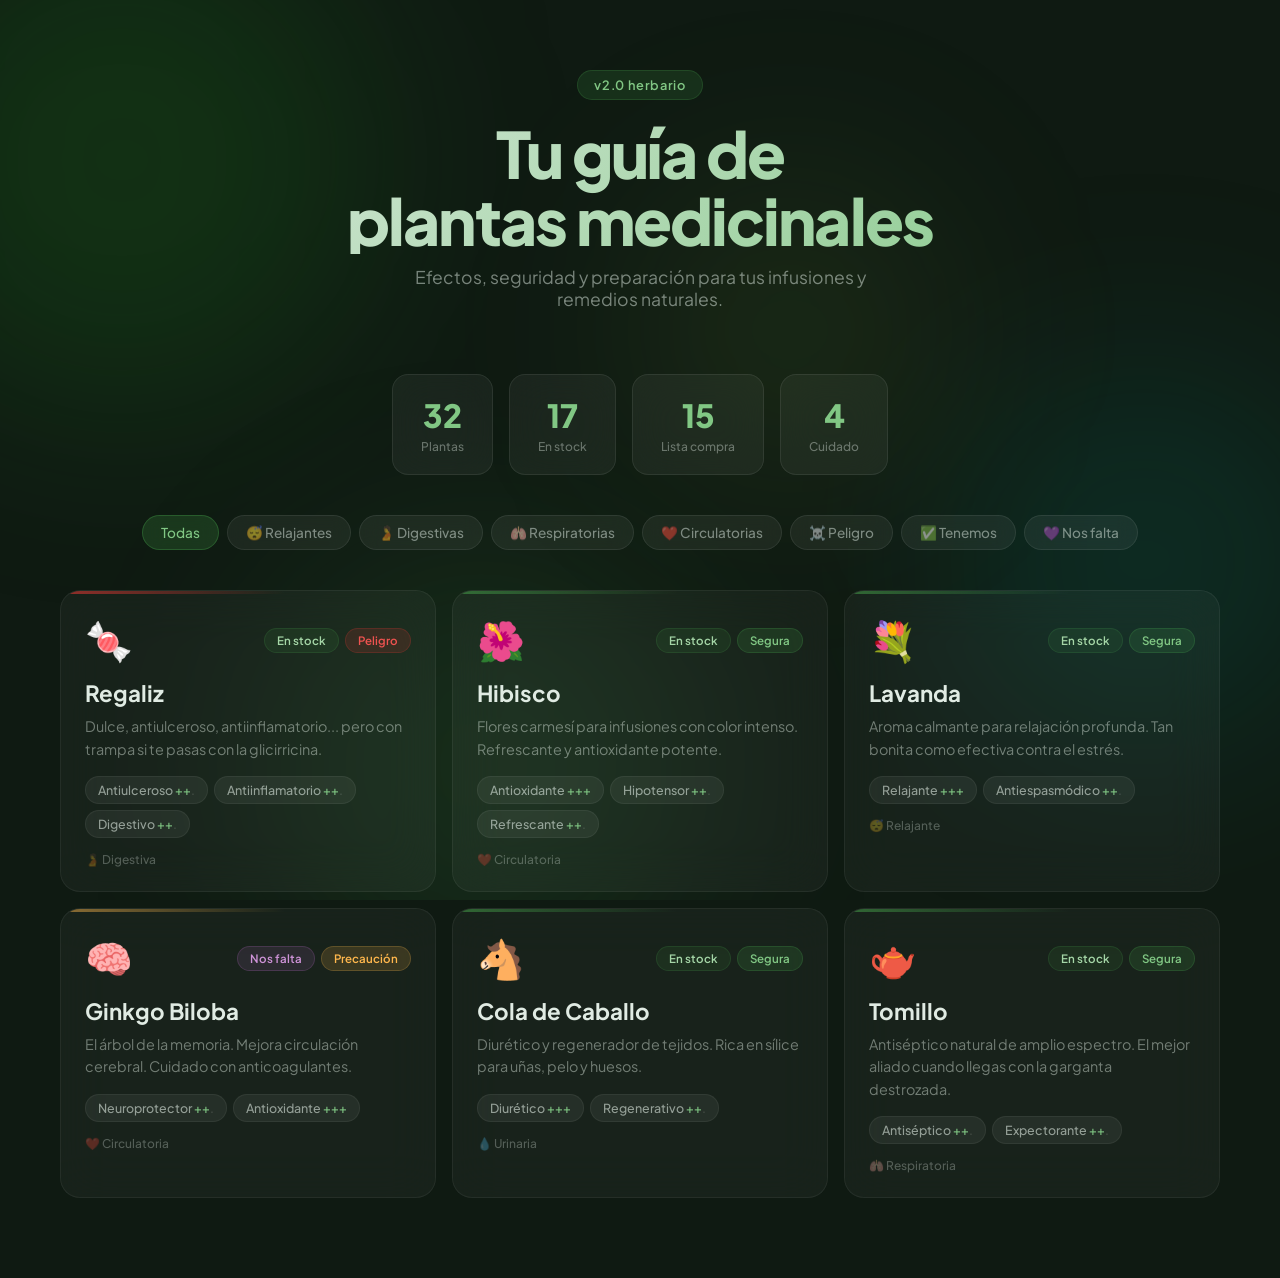
<file: test/preview-4-glass.html>
<!DOCTYPE html>
<html lang="es">
<head>
    <meta charset="UTF-8">
    <meta name="viewport" content="width=device-width, initial-scale=1.0">
    <title>Preview 4: Glassmorphism Nature</title>
    <link href="https://fonts.googleapis.com/css2?family=Plus+Jakarta+Sans:wght@300;400;500;600;700;800&display=swap" rel="stylesheet">
    <style>
        * { box-sizing: border-box; margin: 0; padding: 0; }
        body {
            font-family: 'Plus Jakarta Sans', sans-serif;
            min-height: 100vh;
            background: #0f1a12;
            color: #e0ebe3;
            overflow-x: hidden;
        }

        /* Background animado */
        .bg-orbs {
            position: fixed;
            top: 0; left: 0;
            width: 100%; height: 100%;
            z-index: 0;
            overflow: hidden;
        }
        .orb {
            position: absolute;
            border-radius: 50%;
            filter: blur(100px);
            animation: orbMove 25s ease-in-out infinite;
        }
        .orb-1 { width: 500px; height: 500px; background: rgba(34,139,34,0.2); top: -10%; left: -10%; }
        .orb-2 { width: 400px; height: 400px; background: rgba(0,150,136,0.15); top: 40%; right: -5%; animation-delay: -8s; }
        .orb-3 { width: 450px; height: 450px; background: rgba(76,175,80,0.12); bottom: -10%; left: 20%; animation-delay: -16s; }
        .orb-4 { width: 300px; height: 300px; background: rgba(139,195,74,0.1); top: 20%; left: 50%; animation-delay: -4s; }
        @keyframes orbMove {
            0%, 100% { transform: translate(0, 0) scale(1); }
            25% { transform: translate(40px, -30px) scale(1.1); }
            50% { transform: translate(-20px, 20px) scale(0.9); }
            75% { transform: translate(30px, 10px) scale(1.05); }
        }

        .content { position: relative; z-index: 1; }

        .hero {
            text-align: center;
            padding: 70px 20px 40px;
        }
        .hero-badge {
            display: inline-block;
            padding: 6px 16px;
            border-radius: 100px;
            background: rgba(76,175,80,0.15);
            border: 1px solid rgba(76,175,80,0.2);
            font-size: 0.8em;
            font-weight: 600;
            color: #81c784;
            margin-bottom: 20px;
            letter-spacing: 0.05em;
        }
        .hero h1 {
            font-size: 4em;
            font-weight: 800;
            letter-spacing: -0.03em;
            line-height: 1.05;
            margin-bottom: 12px;
            background: linear-gradient(135deg, #e0ebe3, #81c784);
            -webkit-background-clip: text;
            -webkit-text-fill-color: transparent;
            background-clip: text;
        }
        .hero p {
            font-size: 1.1em;
            color: rgba(224,235,227,0.5);
            max-width: 480px;
            margin: 0 auto;
            font-weight: 400;
        }

        .stats-glass {
            display: flex;
            justify-content: center;
            gap: 16px;
            padding: 24px 20px;
            flex-wrap: wrap;
        }
        .stat-card {
            background: rgba(255,255,255,0.05);
            backdrop-filter: blur(20px);
            -webkit-backdrop-filter: blur(20px);
            border: 1px solid rgba(255,255,255,0.08);
            border-radius: 16px;
            padding: 20px 28px;
            text-align: center;
            transition: all 0.3s;
        }
        .stat-card:hover {
            background: rgba(255,255,255,0.08);
            transform: translateY(-2px);
        }
        .stat-num {
            font-size: 2em;
            font-weight: 800;
            color: #81c784;
        }
        .stat-label {
            font-size: 0.75em;
            color: rgba(224,235,227,0.4);
            font-weight: 500;
            margin-top: 4px;
        }

        .filtros {
            display: flex;
            justify-content: center;
            gap: 8px;
            padding: 16px 20px 40px;
            flex-wrap: wrap;
        }
        .chip {
            padding: 8px 18px;
            border-radius: 100px;
            background: rgba(255,255,255,0.06);
            border: 1px solid rgba(255,255,255,0.08);
            color: rgba(224,235,227,0.5);
            font-family: 'Plus Jakarta Sans', sans-serif;
            font-size: 0.85em;
            font-weight: 500;
            cursor: pointer;
            transition: all 0.3s;
            backdrop-filter: blur(10px);
        }
        .chip:hover {
            background: rgba(255,255,255,0.1);
            color: #e0ebe3;
        }
        .chip.activo {
            background: rgba(76,175,80,0.2);
            border-color: rgba(76,175,80,0.3);
            color: #81c784;
        }

        .grid {
            max-width: 1200px;
            margin: 0 auto;
            padding: 0 20px 80px;
            display: grid;
            grid-template-columns: repeat(auto-fill, minmax(340px, 1fr));
            gap: 16px;
        }

        .card {
            background: rgba(255,255,255,0.04);
            backdrop-filter: blur(24px);
            -webkit-backdrop-filter: blur(24px);
            border: 1px solid rgba(255,255,255,0.06);
            border-radius: 20px;
            padding: 24px;
            transition: all 0.4s cubic-bezier(0.16, 1, 0.3, 1);
            cursor: pointer;
            position: relative;
            overflow: hidden;
        }
        .card::after {
            content: '';
            position: absolute;
            top: 0; left: 0;
            width: 100%; height: 100%;
            background: linear-gradient(135deg, rgba(76,175,80,0.05) 0%, transparent 50%);
            opacity: 0;
            transition: opacity 0.4s;
            pointer-events: none;
        }
        .card:hover {
            background: rgba(255,255,255,0.07);
            border-color: rgba(76,175,80,0.2);
            transform: translateY(-4px);
            box-shadow: 0 20px 60px rgba(0,0,0,0.2);
        }
        .card:hover::after { opacity: 1; }

        .card-top {
            display: flex;
            justify-content: space-between;
            align-items: center;
            margin-bottom: 14px;
        }
        .card-emoji { font-size: 2.4em; }
        .card-badges { display: flex; gap: 6px; }
        .badge {
            padding: 4px 12px;
            border-radius: 100px;
            font-size: 0.72em;
            font-weight: 600;
        }
        .badge-safe { background: rgba(76,175,80,0.15); color: #81c784; border: 1px solid rgba(76,175,80,0.2); }
        .badge-caution { background: rgba(255,183,77,0.15); color: #ffb74d; border: 1px solid rgba(255,183,77,0.2); }
        .badge-danger { background: rgba(229,57,53,0.15); color: #ef5350; border: 1px solid rgba(229,57,53,0.2); }
        .badge-have { background: rgba(76,175,80,0.1); color: #a5d6a7; border: 1px solid rgba(76,175,80,0.15); }
        .badge-want { background: rgba(186,104,200,0.12); color: #ce93d8; border: 1px solid rgba(186,104,200,0.2); }

        .card h2 {
            font-size: 1.4em;
            font-weight: 700;
            margin-bottom: 8px;
            color: #e0ebe3;
        }
        .card-desc {
            color: rgba(224,235,227,0.45);
            font-size: 0.9em;
            line-height: 1.55;
            margin-bottom: 16px;
            font-weight: 400;
        }
        .card-props { display: flex; flex-wrap: wrap; gap: 6px; margin-bottom: 14px; }
        .prop {
            padding: 5px 12px;
            border-radius: 100px;
            font-size: 0.78em;
            font-weight: 500;
            background: rgba(255,255,255,0.06);
            color: rgba(224,235,227,0.6);
            border: 1px solid rgba(255,255,255,0.06);
        }
        .prop .on { color: #81c784; }
        .prop .off { color: rgba(255,255,255,0.15); }

        .card-cat {
            font-size: 0.75em;
            color: rgba(224,235,227,0.3);
            font-weight: 500;
        }

        .danger-glow {
            position: absolute;
            top: 0; left: 0;
            width: 100%; height: 3px;
            border-radius: 20px 20px 0 0;
        }
        .glow-safe { background: linear-gradient(90deg, rgba(76,175,80,0.5), transparent 60%); }
        .glow-caution { background: linear-gradient(90deg, rgba(255,183,77,0.5), transparent 60%); }
        .glow-danger { background: linear-gradient(90deg, rgba(229,57,53,0.6), transparent 60%); }

        @media (max-width: 768px) {
            .hero h1 { font-size: 2.8em; }
            .grid { grid-template-columns: 1fr; }
        }
    </style>
</head>
<body>
    <div class="bg-orbs">
        <div class="orb orb-1"></div>
        <div class="orb orb-2"></div>
        <div class="orb orb-3"></div>
        <div class="orb orb-4"></div>
    </div>

    <div class="content">
        <div class="hero">
            <div class="hero-badge">v2.0 herbario</div>
            <h1>Tu guía de<br>plantas medicinales</h1>
            <p>Efectos, seguridad y preparación para tus infusiones y remedios naturales.</p>
        </div>

        <div class="stats-glass">
            <div class="stat-card"><div class="stat-num">32</div><div class="stat-label">Plantas</div></div>
            <div class="stat-card"><div class="stat-num">17</div><div class="stat-label">En stock</div></div>
            <div class="stat-card"><div class="stat-num">15</div><div class="stat-label">Lista compra</div></div>
            <div class="stat-card"><div class="stat-num">4</div><div class="stat-label">Cuidado</div></div>
        </div>

        <div class="filtros">
            <button class="chip activo">Todas</button>
            <button class="chip">😴 Relajantes</button>
            <button class="chip">🫄 Digestivas</button>
            <button class="chip">🫁 Respiratorias</button>
            <button class="chip">❤️ Circulatorias</button>
            <button class="chip">☠️ Peligro</button>
            <button class="chip">✅ Tenemos</button>
            <button class="chip">💜 Nos falta</button>
        </div>

        <div class="grid">
            <div class="card">
                <div class="danger-glow glow-danger"></div>
                <div class="card-top">
                    <span class="card-emoji">🍬</span>
                    <div class="card-badges">
                        <span class="badge badge-have">En stock</span>
                        <span class="badge badge-danger">Peligro</span>
                    </div>
                </div>
                <h2>Regaliz</h2>
                <p class="card-desc">Dulce, antiulceroso, antiinflamatorio... pero con trampa si te pasas con la glicirricina.</p>
                <div class="card-props">
                    <span class="prop">Antiulceroso <span class="on">++</span><span class="off">.</span></span>
                    <span class="prop">Antiinflamatorio <span class="on">++</span><span class="off">.</span></span>
                    <span class="prop">Digestivo <span class="on">++</span><span class="off">.</span></span>
                </div>
                <div class="card-cat">🫄 Digestiva</div>
            </div>

            <div class="card">
                <div class="danger-glow glow-safe"></div>
                <div class="card-top">
                    <span class="card-emoji">🌺</span>
                    <div class="card-badges">
                        <span class="badge badge-have">En stock</span>
                        <span class="badge badge-safe">Segura</span>
                    </div>
                </div>
                <h2>Hibisco</h2>
                <p class="card-desc">Flores carmesí para infusiones con color intenso. Refrescante y antioxidante potente.</p>
                <div class="card-props">
                    <span class="prop">Antioxidante <span class="on">+++</span></span>
                    <span class="prop">Hipotensor <span class="on">++</span><span class="off">.</span></span>
                    <span class="prop">Refrescante <span class="on">++</span><span class="off">.</span></span>
                </div>
                <div class="card-cat">❤️ Circulatoria</div>
            </div>

            <div class="card">
                <div class="danger-glow glow-safe"></div>
                <div class="card-top">
                    <span class="card-emoji">💐</span>
                    <div class="card-badges">
                        <span class="badge badge-have">En stock</span>
                        <span class="badge badge-safe">Segura</span>
                    </div>
                </div>
                <h2>Lavanda</h2>
                <p class="card-desc">Aroma calmante para relajación profunda. Tan bonita como efectiva contra el estrés.</p>
                <div class="card-props">
                    <span class="prop">Relajante <span class="on">+++</span></span>
                    <span class="prop">Antiespasmódico <span class="on">++</span><span class="off">.</span></span>
                </div>
                <div class="card-cat">😴 Relajante</div>
            </div>

            <div class="card">
                <div class="danger-glow glow-caution"></div>
                <div class="card-top">
                    <span class="card-emoji">🧠</span>
                    <div class="card-badges">
                        <span class="badge badge-want">Nos falta</span>
                        <span class="badge badge-caution">Precaución</span>
                    </div>
                </div>
                <h2>Ginkgo Biloba</h2>
                <p class="card-desc">El árbol de la memoria. Mejora circulación cerebral. Cuidado con anticoagulantes.</p>
                <div class="card-props">
                    <span class="prop">Neuroprotector <span class="on">++</span><span class="off">.</span></span>
                    <span class="prop">Antioxidante <span class="on">+++</span></span>
                </div>
                <div class="card-cat">❤️ Circulatoria</div>
            </div>

            <div class="card">
                <div class="danger-glow glow-safe"></div>
                <div class="card-top">
                    <span class="card-emoji">🐴</span>
                    <div class="card-badges">
                        <span class="badge badge-have">En stock</span>
                        <span class="badge badge-safe">Segura</span>
                    </div>
                </div>
                <h2>Cola de Caballo</h2>
                <p class="card-desc">Diurético y regenerador de tejidos. Rica en sílice para uñas, pelo y huesos.</p>
                <div class="card-props">
                    <span class="prop">Diurético <span class="on">+++</span></span>
                    <span class="prop">Regenerativo <span class="on">++</span><span class="off">.</span></span>
                </div>
                <div class="card-cat">💧 Urinaria</div>
            </div>

            <div class="card">
                <div class="danger-glow glow-safe"></div>
                <div class="card-top">
                    <span class="card-emoji">🫖</span>
                    <div class="card-badges">
                        <span class="badge badge-have">En stock</span>
                        <span class="badge badge-safe">Segura</span>
                    </div>
                </div>
                <h2>Tomillo</h2>
                <p class="card-desc">Antiséptico natural de amplio espectro. El mejor aliado cuando llegas con la garganta destrozada.</p>
                <div class="card-props">
                    <span class="prop">Antiséptico <span class="on">++</span><span class="off">.</span></span>
                    <span class="prop">Expectorante <span class="on">++</span><span class="off">.</span></span>
                </div>
                <div class="card-cat">🫁 Respiratoria</div>
            </div>
        </div>
    </div>
</body>
</html>
</file>
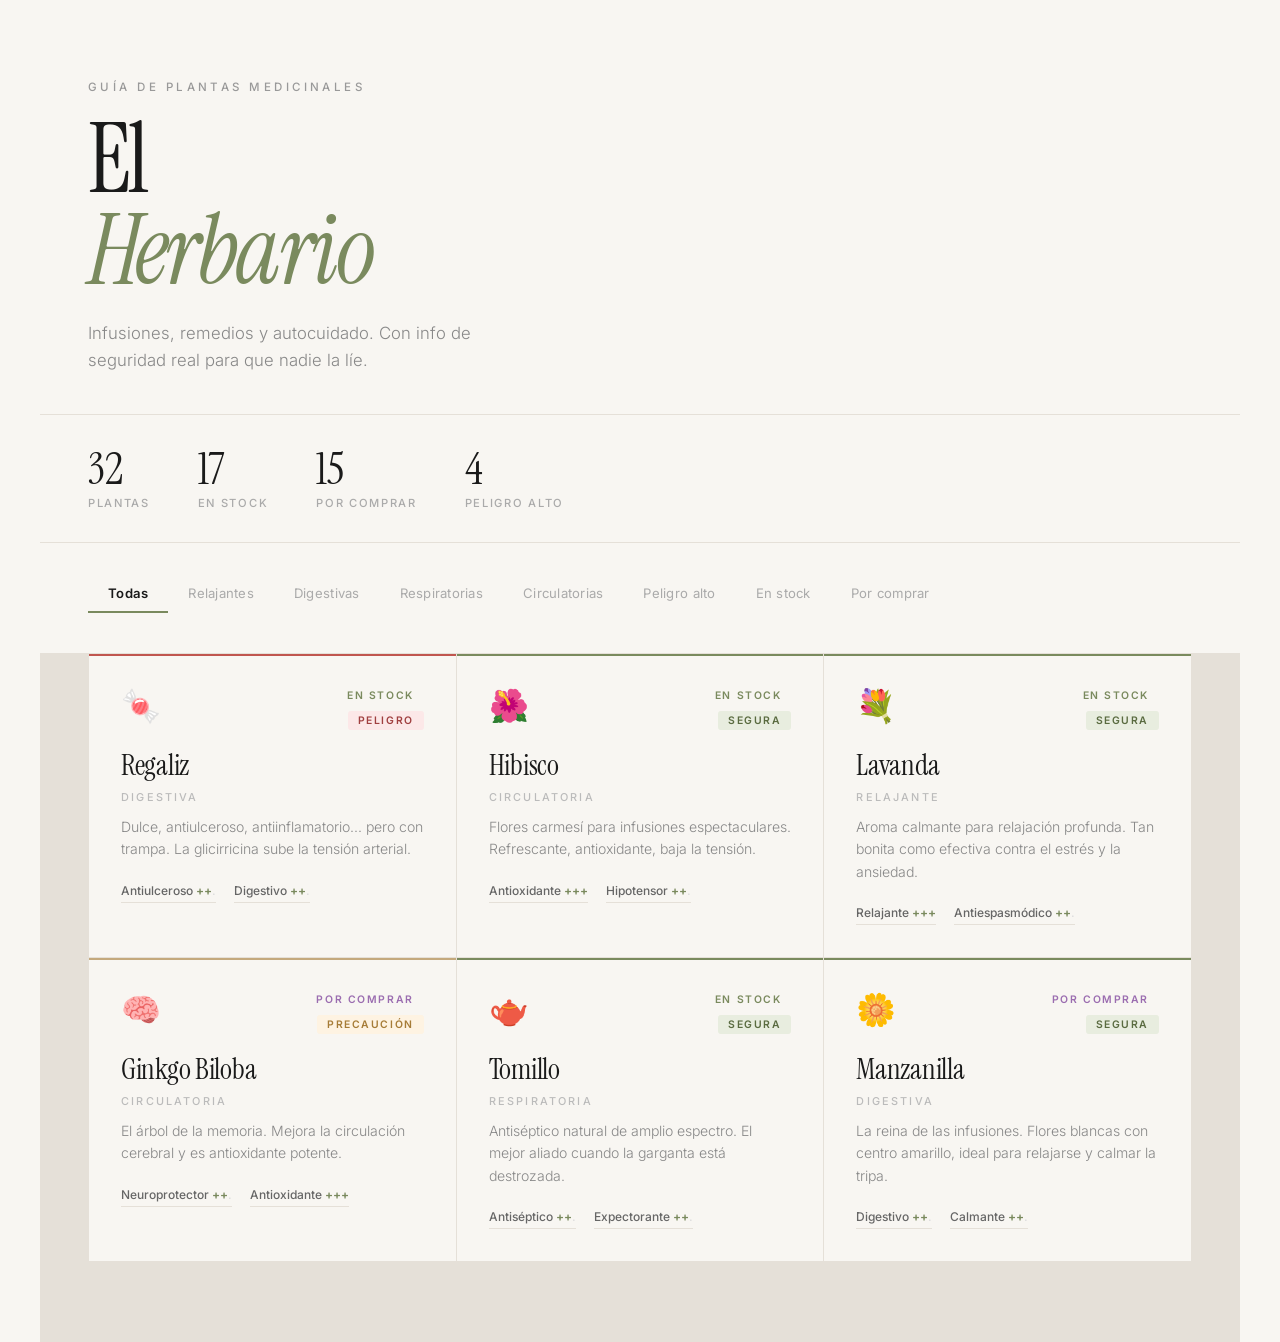
<file: test/preview-5-editorial.html>
<!DOCTYPE html>
<html lang="es">
<head>
    <meta charset="UTF-8">
    <meta name="viewport" content="width=device-width, initial-scale=1.0">
    <title>Preview 5: Editorial Kinfolk</title>
    <link href="https://fonts.googleapis.com/css2?family=Instrument+Serif:ital@0;1&family=Inter:wght@300;400;500;600&display=swap" rel="stylesheet">
    <style>
        * { box-sizing: border-box; margin: 0; padding: 0; }
        body {
            font-family: 'Inter', sans-serif;
            background: #f8f6f2;
            color: #1a1a1a;
            min-height: 100vh;
        }

        .hero {
            padding: 80px 48px 40px;
            max-width: 1200px;
            margin: 0 auto;
        }
        .hero-label {
            font-size: 0.72em;
            text-transform: uppercase;
            letter-spacing: 0.3em;
            color: #999;
            margin-bottom: 20px;
            font-weight: 500;
        }
        .hero h1 {
            font-family: 'Instrument Serif', serif;
            font-size: 6em;
            font-weight: 400;
            line-height: 0.95;
            letter-spacing: -0.03em;
            margin-bottom: 24px;
        }
        .hero h1 em {
            font-style: italic;
            color: #7a8a5e;
        }
        .hero-desc {
            font-size: 1.05em;
            color: #888;
            max-width: 400px;
            line-height: 1.6;
            font-weight: 300;
        }

        .meta-bar {
            display: flex;
            gap: 48px;
            padding: 32px 48px;
            max-width: 1200px;
            margin: 0 auto;
            border-top: 1px solid #e5e0d8;
            border-bottom: 1px solid #e5e0d8;
        }
        .meta-item {}
        .meta-num {
            font-family: 'Instrument Serif', serif;
            font-size: 2.8em;
            line-height: 1;
            color: #1a1a1a;
        }
        .meta-label {
            font-size: 0.7em;
            text-transform: uppercase;
            letter-spacing: 0.15em;
            color: #aaa;
            font-weight: 500;
            margin-top: 4px;
        }

        .filtros {
            display: flex;
            gap: 0;
            padding: 0 48px;
            max-width: 1200px;
            margin: 32px auto 40px;
            flex-wrap: wrap;
        }
        .filtro {
            padding: 10px 20px;
            border: none;
            border-bottom: 2px solid transparent;
            background: transparent;
            font-family: 'Inter', sans-serif;
            font-size: 0.82em;
            font-weight: 400;
            cursor: pointer;
            transition: all 0.3s;
            color: #aaa;
            letter-spacing: 0.02em;
        }
        .filtro:hover { color: #1a1a1a; }
        .filtro.activo {
            color: #1a1a1a;
            border-bottom-color: #7a8a5e;
            font-weight: 600;
        }

        .grid {
            max-width: 1200px;
            margin: 0 auto;
            padding: 0 48px 80px;
            display: grid;
            grid-template-columns: repeat(3, 1fr);
            gap: 1px;
            background: #e5e0d8;
            border: 1px solid #e5e0d8;
        }

        .card {
            background: #f8f6f2;
            padding: 32px;
            transition: all 0.3s;
            cursor: pointer;
            position: relative;
        }
        .card:hover {
            background: #fff;
        }

        .card-header-row {
            display: flex;
            justify-content: space-between;
            align-items: flex-start;
            margin-bottom: 20px;
        }
        .card-emoji {
            font-size: 2em;
        }
        .card-status {
            display: flex;
            flex-direction: column;
            align-items: flex-end;
            gap: 6px;
        }
        .tag {
            font-size: 0.65em;
            text-transform: uppercase;
            letter-spacing: 0.15em;
            font-weight: 600;
            padding: 3px 10px;
            border-radius: 3px;
        }
        .tag-safe { background: #e8eddf; color: #5a6b40; }
        .tag-caution { background: #fef3e2; color: #a67c37; }
        .tag-danger { background: #fce8e8; color: #a04040; }
        .tag-have { color: #7a8a5e; }
        .tag-want { color: #9b6db0; }

        .card h2 {
            font-family: 'Instrument Serif', serif;
            font-size: 1.8em;
            font-weight: 400;
            margin-bottom: 8px;
            letter-spacing: -0.01em;
            line-height: 1.1;
        }
        .card-cat {
            font-size: 0.68em;
            text-transform: uppercase;
            letter-spacing: 0.2em;
            color: #bbb;
            font-weight: 500;
            margin-bottom: 12px;
        }
        .card-desc {
            color: #888;
            font-size: 0.88em;
            line-height: 1.6;
            margin-bottom: 18px;
            font-weight: 300;
        }

        .card-props {
            display: flex;
            flex-wrap: wrap;
            gap: 6px;
        }
        .prop {
            font-size: 0.75em;
            font-weight: 500;
            color: #666;
            padding: 4px 0;
            border-bottom: 1px solid #e5e0d8;
        }
        .prop + .prop { margin-left: 12px; }
        .prop .on { color: #7a8a5e; font-weight: 600; }
        .prop .off { color: #ddd; }

        .card-line {
            position: absolute;
            top: 0; left: 0;
            width: 100%; height: 2px;
        }
        .line-safe { background: #7a8a5e; }
        .line-caution { background: #c4a97d; }
        .line-danger { background: #c0564f; }

        @media (max-width: 900px) {
            .grid { grid-template-columns: repeat(2, 1fr); }
            .hero h1 { font-size: 3.5em; }
            .hero, .meta-bar, .filtros, .grid { padding-left: 24px; padding-right: 24px; }
        }
        @media (max-width: 600px) {
            .grid { grid-template-columns: 1fr; }
            .hero h1 { font-size: 2.8em; }
            .meta-bar { gap: 24px; }
        }
    </style>
</head>
<body>
    <div class="hero">
        <div class="hero-label">Guía de plantas medicinales</div>
        <h1>El<br><em>Herbario</em></h1>
        <p class="hero-desc">Infusiones, remedios y autocuidado. Con info de seguridad real para que nadie la líe.</p>
    </div>

    <div class="meta-bar">
        <div class="meta-item"><div class="meta-num">32</div><div class="meta-label">Plantas</div></div>
        <div class="meta-item"><div class="meta-num">17</div><div class="meta-label">En stock</div></div>
        <div class="meta-item"><div class="meta-num">15</div><div class="meta-label">Por comprar</div></div>
        <div class="meta-item"><div class="meta-num">4</div><div class="meta-label">Peligro alto</div></div>
    </div>

    <div class="filtros">
        <button class="filtro activo">Todas</button>
        <button class="filtro">Relajantes</button>
        <button class="filtro">Digestivas</button>
        <button class="filtro">Respiratorias</button>
        <button class="filtro">Circulatorias</button>
        <button class="filtro">Peligro alto</button>
        <button class="filtro">En stock</button>
        <button class="filtro">Por comprar</button>
    </div>

    <div class="grid">
        <div class="card">
            <div class="card-line line-danger"></div>
            <div class="card-header-row">
                <span class="card-emoji">🍬</span>
                <div class="card-status">
                    <span class="tag tag-have">En stock</span>
                    <span class="tag tag-danger">Peligro</span>
                </div>
            </div>
            <h2>Regaliz</h2>
            <div class="card-cat">Digestiva</div>
            <p class="card-desc">Dulce, antiulceroso, antiinflamatorio... pero con trampa. La glicirricina sube la tensión arterial.</p>
            <div class="card-props">
                <span class="prop">Antiulceroso <span class="on">++</span><span class="off">.</span></span>
                <span class="prop">Digestivo <span class="on">++</span><span class="off">.</span></span>
            </div>
        </div>

        <div class="card">
            <div class="card-line line-safe"></div>
            <div class="card-header-row">
                <span class="card-emoji">🌺</span>
                <div class="card-status">
                    <span class="tag tag-have">En stock</span>
                    <span class="tag tag-safe">Segura</span>
                </div>
            </div>
            <h2>Hibisco</h2>
            <div class="card-cat">Circulatoria</div>
            <p class="card-desc">Flores carmesí para infusiones espectaculares. Refrescante, antioxidante, baja la tensión.</p>
            <div class="card-props">
                <span class="prop">Antioxidante <span class="on">+++</span></span>
                <span class="prop">Hipotensor <span class="on">++</span><span class="off">.</span></span>
            </div>
        </div>

        <div class="card">
            <div class="card-line line-safe"></div>
            <div class="card-header-row">
                <span class="card-emoji">💐</span>
                <div class="card-status">
                    <span class="tag tag-have">En stock</span>
                    <span class="tag tag-safe">Segura</span>
                </div>
            </div>
            <h2>Lavanda</h2>
            <div class="card-cat">Relajante</div>
            <p class="card-desc">Aroma calmante para relajación profunda. Tan bonita como efectiva contra el estrés y la ansiedad.</p>
            <div class="card-props">
                <span class="prop">Relajante <span class="on">+++</span></span>
                <span class="prop">Antiespasmódico <span class="on">++</span><span class="off">.</span></span>
            </div>
        </div>

        <div class="card">
            <div class="card-line line-caution"></div>
            <div class="card-header-row">
                <span class="card-emoji">🧠</span>
                <div class="card-status">
                    <span class="tag tag-want">Por comprar</span>
                    <span class="tag tag-caution">Precaución</span>
                </div>
            </div>
            <h2>Ginkgo Biloba</h2>
            <div class="card-cat">Circulatoria</div>
            <p class="card-desc">El árbol de la memoria. Mejora la circulación cerebral y es antioxidante potente.</p>
            <div class="card-props">
                <span class="prop">Neuroprotector <span class="on">++</span><span class="off">.</span></span>
                <span class="prop">Antioxidante <span class="on">+++</span></span>
            </div>
        </div>

        <div class="card">
            <div class="card-line line-safe"></div>
            <div class="card-header-row">
                <span class="card-emoji">🫖</span>
                <div class="card-status">
                    <span class="tag tag-have">En stock</span>
                    <span class="tag tag-safe">Segura</span>
                </div>
            </div>
            <h2>Tomillo</h2>
            <div class="card-cat">Respiratoria</div>
            <p class="card-desc">Antiséptico natural de amplio espectro. El mejor aliado cuando la garganta está destrozada.</p>
            <div class="card-props">
                <span class="prop">Antiséptico <span class="on">++</span><span class="off">.</span></span>
                <span class="prop">Expectorante <span class="on">++</span><span class="off">.</span></span>
            </div>
        </div>

        <div class="card">
            <div class="card-line line-safe"></div>
            <div class="card-header-row">
                <span class="card-emoji">🌼</span>
                <div class="card-status">
                    <span class="tag tag-want">Por comprar</span>
                    <span class="tag tag-safe">Segura</span>
                </div>
            </div>
            <h2>Manzanilla</h2>
            <div class="card-cat">Digestiva</div>
            <p class="card-desc">La reina de las infusiones. Flores blancas con centro amarillo, ideal para relajarse y calmar la tripa.</p>
            <div class="card-props">
                <span class="prop">Digestivo <span class="on">++</span><span class="off">.</span></span>
                <span class="prop">Calmante <span class="on">++</span><span class="off">.</span></span>
            </div>
        </div>
    </div>
</body>
</html>
</file>
<file: css/styles.css>
/* ============================
   El Herbario — Styles
   ============================ */

/* ======== VARIABLES ======== */
:root {
    --bg: #f8f6f2;
    --bg-card: #faf8f5;
    --text: #1a1a1a;
    --text-muted: #8a7e74;
    --text-light: #a09585;
    --border: #e5e0d8;
    --border-light: #ede8e0;
    --accent: #7a8a5e;
    --accent-light: #e8eddf;
    --danger: #c0564f;
    --danger-light: #fce8e8;
    --caution: #c4a97d;
    --caution-light: #fef3e2;
    --purple: #8b6b9e;
    --purple-light: #f0e5f5;
    --radius: 10px;
    --ease-out-expo: cubic-bezier(0.16, 1, 0.3, 1);
    --ease-out-back: cubic-bezier(0.34, 1.56, 0.64, 1);
    --spring: cubic-bezier(0.22, 1.2, 0.36, 1);
}

/* ======== RESET ======== */
* { box-sizing: border-box; margin: 0; padding: 0; }
html { scroll-behavior: smooth; }
body {
    font-family: 'DM Sans', sans-serif;
    background: var(--bg);
    color: var(--text);
    min-height: 100vh;
    -webkit-font-smoothing: antialiased;
    overflow-x: hidden;
}

/* ======== HERO (editorial style) ======== */
.hero {
    max-width: 1200px;
    margin: 0 auto;
    padding: 64px 48px 0;
    opacity: 0;
    animation: heroFadeIn 1s var(--ease-out-expo) 0.1s forwards;
}
@keyframes heroFadeIn {
    from { opacity: 0; transform: translateY(24px); }
    to { opacity: 1; transform: translateY(0); }
}
.hero-label {
    font-size: 0.65em;
    text-transform: uppercase;
    letter-spacing: 0.35em;
    color: var(--text-light);
    font-weight: 500;
    margin-bottom: 20px;
    opacity: 0;
    animation: labelSlide 0.8s var(--ease-out-expo) 0.3s forwards;
}
@keyframes labelSlide {
    from { opacity: 0; transform: translateX(-20px); }
    to { opacity: 1; transform: translateX(0); }
}
.hero h1 {
    font-family: 'Instrument Serif', serif;
    font-size: clamp(3.5em, 8vw, 6.5em);
    font-weight: 400;
    line-height: 0.92;
    letter-spacing: -0.03em;
    margin-bottom: 24px;
}
.hero h1 em {
    font-style: italic;
    color: var(--accent);
    display: inline-block;
    transition: color 0.4s;
}
.hero-desc {
    font-size: 1em;
    color: var(--text-muted);
    max-width: 420px;
    line-height: 1.7;
    font-weight: 300;
    opacity: 0;
    animation: heroFadeIn 0.8s var(--ease-out-expo) 0.5s forwards;
}

/* ======== META BAR ======== */
.meta-bar {
    display: flex;
    gap: 0;
    margin-top: 40px;
    border-top: 1px solid var(--border);
    border-bottom: 1px solid var(--border);
    opacity: 0;
    animation: heroFadeIn 0.8s var(--ease-out-expo) 0.6s forwards;
}
.meta-item {
    position: relative;
    flex: 1;
    padding: 24px 0;
    text-align: center;
    border-right: 1px solid var(--border-light);
    transition: background 0.3s;
}
.meta-item:last-child { border-right: none; }
.meta-item:hover { background: rgba(122, 138, 94, 0.03); }
.meta-num {
    font-family: 'Instrument Serif', serif;
    font-size: 2.2em;
    line-height: 1;
    display: block;
    transition: transform 0.3s var(--spring);
}
.meta-item:hover .meta-num { transform: scale(1.08); }
.meta-label {
    font-size: 0.62em;
    text-transform: uppercase;
    letter-spacing: 0.18em;
    color: var(--text-light);
    font-weight: 500;
    margin-top: 6px;
}

/* ======== SEARCH + FILTERS ======== */
.controls {
    max-width: 1200px;
    margin: 28px auto 0;
    padding: 0 48px;
    opacity: 0;
    animation: heroFadeIn 0.8s var(--ease-out-expo) 0.7s forwards;
}

.search-bar {
    position: relative;
    margin-bottom: 20px;
}
.search-bar input {
    width: 100%;
    padding: 14px 44px 14px 48px;
    border: 1px solid var(--border);
    border-radius: var(--radius);
    background: var(--bg-card);
    font-family: 'DM Sans', sans-serif;
    font-size: 0.92em;
    color: var(--text);
    outline: none;
    transition: border-color 0.3s, box-shadow 0.3s, background 0.3s;
}
.search-bar input::placeholder { color: var(--text-light); transition: color 0.3s; }
.search-bar input:focus {
    border-color: var(--accent);
    box-shadow: 0 0 0 3px rgba(122, 138, 94, 0.1);
    background: #fff;
}
.search-bar input:focus::placeholder { color: var(--border); }
.search-bar .search-icon {
    position: absolute;
    left: 16px;
    top: 50%;
    transform: translateY(-50%);
    color: var(--text-light);
    transition: color 0.3s;
    pointer-events: none;
}
.search-bar input:focus ~ .search-icon { color: var(--accent); }

/* Clear button */
.search-clear {
    position: absolute;
    right: 12px;
    top: 50%;
    transform: translateY(-50%) scale(0);
    width: 24px; height: 24px;
    border-radius: 50%;
    border: none;
    background: var(--border-light);
    color: var(--text-muted);
    font-size: 0.8em;
    cursor: pointer;
    transition: transform 0.25s var(--spring), background 0.2s;
    display: flex;
    align-items: center;
    justify-content: center;
}
.search-clear.visible { transform: translateY(-50%) scale(1); }
.search-clear:hover { background: var(--border); }

/* Filter: segmented horizontal bar */
.filter-bar {
    display: flex;
    gap: 6px;
    flex-wrap: wrap;
    margin-bottom: 32px;
}
.filter-group {
    display: flex;
    gap: 2px;
    background: var(--border-light);
    border-radius: 8px;
    padding: 3px;
}
.filter-btn {
    display: flex;
    align-items: center;
    gap: 6px;
    padding: 7px 14px;
    border: none;
    border-radius: 6px;
    background: transparent;
    font-family: 'DM Sans', sans-serif;
    font-size: 0.8em;
    font-weight: 500;
    cursor: pointer;
    transition: all 0.3s var(--ease-out-expo);
    color: var(--text-muted);
    white-space: nowrap;
    position: relative;
}
.filter-btn:hover {
    color: var(--text);
    background: rgba(255,255,255,0.5);
}
.filter-btn.active {
    background: white;
    color: var(--text);
    box-shadow: 0 1px 6px rgba(0,0,0,0.08);
    transform: scale(1.02);
}
.filter-btn:active {
    transform: scale(0.97);
}
.filter-dot {
    width: 8px;
    height: 8px;
    border-radius: 50%;
    flex-shrink: 0;
    transition: transform 0.3s var(--spring);
}
.filter-btn.active .filter-dot {
    transform: scale(1.3);
}

/* Category colors */
.cat-relajante { background: #b8c5e2; }
.cat-digestiva { background: #e2c87a; }
.cat-respiratoria { background: #7abfb0; }
.cat-circulatoria { background: #d4868a; }
.cat-depurativa { background: #8ab87a; }
.cat-inmune { background: #b09cd6; }
.cat-urinaria { background: #7ab5d4; }
.cat-hormonal { background: #c97ab8; }
.cat-piel { background: #d4a87a; }
.cat-general { background: #aaa59c; }
.cat-especias { background: #c98a5a; }

/* ======== GRID ======== */
.grid {
    max-width: 1200px;
    margin: 0 auto;
    padding: 0 48px 80px;
    display: grid;
    grid-template-columns: repeat(auto-fill, minmax(340px, 1fr));
    gap: 16px;
}

/* ======== CARDS (apothecary style) ======== */
.card {
    background: var(--bg-card);
    border: 1px solid var(--border-light);
    border-radius: var(--radius);
    overflow: hidden;
    cursor: pointer;
    position: relative;
    /* Staggered entrance */
    opacity: 0;
    transform: translateY(30px);
    transition: opacity 0.6s var(--ease-out-expo) calc(var(--index, 0) * 70ms),
                transform 0.6s var(--ease-out-expo) calc(var(--index, 0) * 70ms),
                box-shadow 0.35s var(--ease-out-expo),
                border-color 0.35s;
}
.card.visible {
    opacity: 1;
    transform: translateY(0);
}
.card:hover, .card:focus-visible {
    transform: translateY(-4px);
    box-shadow:
        0 2px 4px rgba(0,0,0,0.03),
        0 8px 16px rgba(0,0,0,0.05),
        0 20px 44px rgba(0,0,0,0.08);
    border-color: var(--border);
}
.card:focus-visible {
    outline: 2px solid var(--accent);
    outline-offset: 2px;
}
.card:focus:not(:focus-visible) { outline: none; }
.card:active {
    transform: translateY(-1px) scale(0.995);
    transition-duration: 0.1s;
}

/* Colored top line per category — expand on hover */
.card-top-line {
    height: 3px;
    width: 100%;
    transition: height 0.35s var(--ease-out-expo);
}
.card:hover .card-top-line {
    height: 5px;
}

.card-inner {
    padding: 22px 24px 18px;
    position: relative;
}

/* Stamp (safety indicator) */
.card-stamp {
    position: absolute;
    top: 16px;
    right: 18px;
    width: 48px;
    height: 48px;
    border: 2px solid;
    border-radius: 50%;
    display: flex;
    align-items: center;
    justify-content: center;
    font-size: 0.5em;
    font-weight: 700;
    text-transform: uppercase;
    letter-spacing: 0.04em;
    transform: rotate(-12deg);
    line-height: 1.15;
    text-align: center;
    transition: transform 0.4s var(--spring);
}
.card:hover .card-stamp {
    transform: rotate(-6deg) scale(1.08);
}
.stamp-safe { border-color: var(--accent); color: var(--accent); }
.stamp-caution { border-color: var(--caution); color: var(--caution); }
.stamp-danger { border-color: var(--danger); color: var(--danger); }

.card-category-label {
    display: flex;
    align-items: center;
    gap: 6px;
    margin-bottom: 6px;
}
.card-category-label .cat-dot {
    width: 7px;
    height: 7px;
    border-radius: 50%;
    flex-shrink: 0;
    transition: transform 0.3s var(--spring);
}
.card:hover .card-category-label .cat-dot {
    transform: scale(1.4);
}
.card-category-label span:last-child {
    font-size: 0.68em;
    text-transform: uppercase;
    letter-spacing: 0.18em;
    color: var(--text-light);
    font-weight: 500;
}

.card h2 {
    font-family: 'Instrument Serif', serif;
    font-size: 1.6em;
    font-weight: 400;
    margin-bottom: 8px;
    color: var(--text);
    padding-right: 56px;
    letter-spacing: -0.01em;
    transition: color 0.3s;
}
.card:hover h2 { color: #111; }

.card-desc {
    color: var(--text-muted);
    font-size: 0.88em;
    line-height: 1.55;
    margin-bottom: 14px;
    font-weight: 300;
    padding-right: 20px;
}
.card-props {
    display: flex;
    flex-wrap: wrap;
    gap: 6px;
}
.prop-tag {
    padding: 4px 10px;
    border-radius: 5px;
    font-size: 0.76em;
    font-weight: 500;
    background: var(--border-light);
    color: #6b5e50;
    transition: background 0.3s, transform 0.25s var(--spring);
}
.card:hover .prop-tag {
    background: #e8e2d8;
}

.prop-dots { margin-left: 3px; letter-spacing: 1px; }
.prop-dots .on { color: var(--accent); }
.prop-dots .off { color: #d4c9ba; }

.card-footer {
    padding: 10px 24px;
    border-top: 1px solid var(--border-light);
    display: flex;
    justify-content: space-between;
    align-items: center;
    transition: border-color 0.3s;
}
.card:hover .card-footer { border-color: var(--border); }

.card-footer-cat {
    display: flex;
    align-items: center;
    gap: 6px;
    font-size: 0.72em;
    color: var(--text-light);
    font-weight: 500;
    text-transform: uppercase;
    letter-spacing: 0.1em;
}
.card-footer-cat .cat-dot-sm {
    width: 6px; height: 6px;
    border-radius: 50%;
}
.card-stock {
    font-size: 0.72em;
    font-weight: 600;
    padding: 3px 10px;
    border-radius: 5px;
    transition: transform 0.25s var(--spring);
}
.card:hover .card-stock { transform: scale(1.05); }
.stock-have { background: var(--accent-light); color: #5a6b40; }
.stock-want { background: var(--purple-light); color: var(--purple); }

/* ======== MODAL ======== */
.modal-overlay {
    position: fixed;
    inset: 0;
    background: rgba(0,0,0,0);
    backdrop-filter: blur(0px);
    -webkit-backdrop-filter: blur(0px);
    z-index: 1000;
    justify-content: center;
    align-items: center;
    padding: 20px;
    display: flex;
    pointer-events: none;
    transition: background 0.4s var(--ease-out-expo),
                backdrop-filter 0.4s var(--ease-out-expo),
                -webkit-backdrop-filter 0.4s var(--ease-out-expo);
}
.modal-overlay.visible {
    background: rgba(0,0,0,0.4);
    backdrop-filter: blur(6px);
    -webkit-backdrop-filter: blur(6px);
    pointer-events: auto;
}

.modal {
    background: var(--bg);
    border-radius: 14px;
    max-width: 580px;
    width: 100%;
    max-height: 88vh;
    overflow-y: auto;
    position: relative;
    opacity: 0;
    transform: translateY(40px) scale(0.96);
    transition: opacity 0.4s var(--ease-out-expo),
                transform 0.4s var(--ease-out-expo);
    scrollbar-width: thin;
    scrollbar-color: var(--border) transparent;
}
.modal-overlay.visible .modal {
    opacity: 1;
    transform: translateY(0) scale(1);
}
.modal::-webkit-scrollbar { width: 6px; }
.modal::-webkit-scrollbar-track { background: transparent; }
.modal::-webkit-scrollbar-thumb {
    background: var(--border);
    border-radius: 3px;
}

.modal-close {
    position: sticky;
    top: 12px;
    float: right;
    margin-right: 16px;
    width: 32px; height: 32px;
    border-radius: 50%;
    border: 1px solid var(--border);
    background: var(--bg-card);
    font-size: 1.1em;
    cursor: pointer;
    z-index: 10;
    transition: all 0.25s var(--spring);
    color: var(--text-muted);
    display: flex;
    align-items: center;
    justify-content: center;
}
.modal-close:hover {
    background: var(--border-light);
    transform: rotate(90deg) scale(1.1);
    border-color: var(--border);
}

.modal-top-line { height: 4px; border-radius: 14px 14px 0 0; }

.modal-header {
    padding: 28px 28px 0;
}
.modal-category-bar {
    display: flex;
    align-items: center;
    gap: 8px;
    margin-bottom: 8px;
}
.modal-cat-dot {
    width: 9px; height: 9px;
    border-radius: 50%;
    animation: dotPulse 2s ease-in-out infinite;
}
@keyframes dotPulse {
    0%, 100% { transform: scale(1); opacity: 1; }
    50% { transform: scale(1.3); opacity: 0.7; }
}
.modal-cat-label {
    font-size: 0.7em;
    text-transform: uppercase;
    letter-spacing: 0.2em;
    color: var(--text-light);
    font-weight: 500;
}

.modal-header h2 {
    font-family: 'Instrument Serif', serif;
    font-size: 2.2em;
    font-weight: 400;
    letter-spacing: -0.02em;
    margin-bottom: 4px;
}
.modal-scientific {
    font-size: 0.88em;
    font-style: italic;
    color: var(--text-light);
    margin-bottom: 4px;
}
.modal-badges {
    display: flex;
    gap: 8px;
    margin-top: 12px;
    flex-wrap: wrap;
}
.modal-badge {
    padding: 5px 14px;
    border-radius: 6px;
    font-size: 0.72em;
    font-weight: 600;
    text-transform: uppercase;
    letter-spacing: 0.06em;
    transition: transform 0.25s var(--spring);
}
.modal-badge:hover { transform: scale(1.05); }
.mbadge-safe { background: var(--accent-light); color: #5a6b40; }
.mbadge-caution { background: var(--caution-light); color: #a67c37; }
.mbadge-danger { background: var(--danger-light); color: var(--danger); }
.mbadge-have { background: var(--accent-light); color: #5a6b40; }
.mbadge-want { background: var(--purple-light); color: var(--purple); }

.modal-section {
    padding: 20px 28px 0;
}
.modal-section:last-child { padding-bottom: 28px; }

.modal-section-title {
    font-size: 0.7em;
    text-transform: uppercase;
    letter-spacing: 0.2em;
    color: var(--text-light);
    font-weight: 600;
    margin-bottom: 10px;
    padding-bottom: 6px;
    border-bottom: 1px solid var(--border-light);
}
.modal-section p {
    font-size: 0.92em;
    color: var(--text-muted);
    line-height: 1.65;
    font-weight: 300;
}

.modal-props-list {
    display: flex;
    flex-direction: column;
    gap: 8px;
}
.modal-prop-row {
    display: flex;
    justify-content: space-between;
    align-items: center;
    padding: 8px 12px;
    background: var(--bg-card);
    border-radius: 8px;
    border: 1px solid var(--border-light);
    transition: border-color 0.25s, transform 0.2s var(--spring);
}
.modal-prop-row:hover {
    border-color: var(--border);
    transform: translateX(4px);
}
.modal-prop-name {
    font-size: 0.88em;
    font-weight: 500;
    color: var(--text);
}
.modal-prop-dots {
    display: flex;
    gap: 4px;
}
.modal-dot {
    width: 10px; height: 10px;
    border-radius: 50%;
    background: var(--border-light);
    transition: transform 0.3s var(--spring);
}
.modal-dot.filled { background: var(--accent); }
.modal-prop-row:hover .modal-dot.filled {
    transform: scale(1.25);
}

.modal-safety-box {
    padding: 14px 16px;
    border-radius: 8px;
    border-left: 3px solid;
    font-size: 0.9em;
    line-height: 1.55;
    font-weight: 400;
    transition: border-left-width 0.3s var(--ease-out-expo);
}
.modal-safety-box:hover { border-left-width: 5px; }
.safety-safe { background: var(--accent-light); border-color: var(--accent); color: #4a5a36; }
.safety-caution { background: var(--caution-light); border-color: var(--caution); color: #7a6030; }
.safety-danger { background: var(--danger-light); border-color: var(--danger); color: #8a3a36; }

.modal-list {
    list-style: none;
    padding: 0;
}
.modal-list li {
    font-size: 0.88em;
    color: var(--text-muted);
    line-height: 1.55;
    padding: 6px 0;
    border-bottom: 1px solid var(--border-light);
    font-weight: 300;
    transition: padding-left 0.25s var(--ease-out-expo);
}
.modal-list li:hover { padding-left: 6px; }
.modal-list li:last-child { border-bottom: none; }
.modal-list li::before {
    content: '';
    display: inline-block;
    width: 5px; height: 5px;
    border-radius: 50%;
    background: var(--text-light);
    margin-right: 10px;
    vertical-align: middle;
    transition: background 0.25s;
}
.modal-list li:hover::before { background: var(--accent); }

.modal-prep-box {
    padding: 14px 16px;
    border-radius: 8px;
    background: #f0f5f2;
    border-left: 3px solid var(--accent);
    font-size: 0.9em;
    color: #4a5a36;
    line-height: 1.55;
    font-weight: 300;
    transition: border-left-width 0.3s var(--ease-out-expo);
}
.modal-prep-box:hover { border-left-width: 5px; }

.modal-reco-box {
    padding: 14px 16px;
    border-radius: 8px;
    background: var(--purple-light);
    border-left: 3px solid var(--purple);
    margin-top: 4px;
    transition: border-left-width 0.3s var(--ease-out-expo);
}
.modal-reco-box:hover { border-left-width: 5px; }
.modal-reco-box strong {
    font-size: 0.78em;
    text-transform: uppercase;
    letter-spacing: 0.1em;
    color: var(--purple);
    display: block;
    margin-bottom: 4px;
}
.modal-reco-box p {
    color: #6a4a7a !important;
}

/* ======== DETAIL GRID (modal info rows) ======== */
.modal-detail-grid {
    display: grid;
    grid-template-columns: 1fr 1fr;
    gap: 8px;
}
.modal-detail-item {
    padding: 10px 12px;
    background: var(--bg-card);
    border-radius: 8px;
    border: 1px solid var(--border-light);
    transition: border-color 0.25s, transform 0.2s var(--spring);
}
.modal-detail-item:hover {
    border-color: var(--border);
    transform: translateY(-2px);
}
.modal-detail-label {
    font-size: 0.68em;
    text-transform: uppercase;
    letter-spacing: 0.12em;
    color: var(--text-light);
    font-weight: 600;
    margin-bottom: 3px;
}
.modal-detail-value {
    font-size: 0.88em;
    color: var(--text);
    font-weight: 400;
    line-height: 1.4;
}

/* Combination tags */
.modal-combos {
    display: flex;
    flex-wrap: wrap;
    gap: 6px;
}
.modal-combo-tag {
    padding: 5px 12px;
    border-radius: 6px;
    font-size: 0.82em;
    font-weight: 400;
    background: var(--border-light);
    color: #5a5040;
    transition: background 0.25s, transform 0.2s var(--spring);
}
.modal-combo-tag:hover {
    background: #e0dbd0;
    transform: translateY(-1px);
}

/* History block */
.modal-history-block {
    display: flex;
    flex-direction: column;
    gap: 16px;
}
.modal-history-item {
    padding-left: 14px;
    border-left: 2px solid var(--border-light);
    transition: border-color 0.3s;
}
.modal-history-item:hover {
    border-color: var(--accent);
}
.modal-history-item h4 {
    font-family: 'Instrument Serif', serif;
    font-size: 1.05em;
    font-weight: 400;
    color: var(--text);
    margin-bottom: 4px;
}
.modal-history-item p {
    font-size: 0.88em;
    color: var(--text-muted);
    line-height: 1.6;
    font-weight: 300;
}

/* Usos coloquiales tags */
.modal-usos {
    display: flex;
    flex-wrap: wrap;
    gap: 6px;
}
.modal-uso-tag {
    padding: 4px 10px;
    border-radius: 5px;
    font-size: 0.78em;
    font-weight: 500;
    background: var(--accent-light);
    color: #5a6b40;
    transition: background 0.25s, transform 0.2s var(--spring);
}
.modal-uso-tag:hover {
    background: #d8e4cc;
    transform: translateY(-1px);
}

/* ======== BACK TO TOP ======== */
.back-to-top {
    position: fixed;
    bottom: 28px;
    right: 28px;
    width: 40px;
    height: 40px;
    border-radius: 50%;
    background: var(--bg-card);
    border: 1px solid var(--border);
    color: var(--text-muted);
    cursor: pointer;
    display: flex;
    align-items: center;
    justify-content: center;
    font-size: 1.1em;
    opacity: 0;
    transform: translateY(10px);
    transition: opacity 0.3s, transform 0.3s var(--spring), background 0.2s, box-shadow 0.3s;
    z-index: 50;
    pointer-events: none;
    box-shadow: 0 2px 8px rgba(0,0,0,0.06);
}
.back-to-top.visible {
    opacity: 1;
    transform: translateY(0);
    pointer-events: auto;
}
.back-to-top:hover {
    background: white;
    transform: translateY(-2px);
    box-shadow: 0 4px 16px rgba(0,0,0,0.1);
}

/* ======== CARD COUNT BADGE ======== */
.grid-count {
    max-width: 1200px;
    margin: -20px auto 12px;
    padding: 0 48px;
    font-size: 0.78em;
    color: var(--text-light);
    font-weight: 400;
    transition: opacity 0.3s;
}

/* ======== NO RESULTS ======== */
.no-results {
    grid-column: 1 / -1;
    text-align: center;
    padding: 80px 20px;
    color: var(--text-light);
    animation: heroFadeIn 0.5s var(--ease-out-expo);
}
.no-results h3 {
    font-family: 'Instrument Serif', serif;
    font-size: 1.6em;
    font-weight: 400;
    margin-bottom: 8px;
    color: var(--text-muted);
}

/* ======== RESPONSIVE ======== */
@media (max-width: 768px) {
    .hero, .controls, .grid, .grid-count { padding-left: 20px; padding-right: 20px; }
    .hero { padding-top: 40px; }
    .grid { grid-template-columns: 1fr; }
    .meta-bar { flex-wrap: wrap; }
    .meta-item { flex: 1 1 45%; border-bottom: 1px solid var(--border-light); }
    .meta-item:nth-child(2) { border-right: none; }
    .meta-item:nth-last-child(-n+2) { border-bottom: none; }
    .filter-group { flex-wrap: wrap; }
    .modal-header, .modal-section { padding-left: 20px; padding-right: 20px; }
    .modal-detail-grid { grid-template-columns: 1fr; }
    .back-to-top { bottom: 20px; right: 20px; }
    .grid-count { margin-top: -12px; }
}

/* ======== REDUCED MOTION ======== */
@media (prefers-reduced-motion: reduce) {
    *, *::before, *::after {
        animation-duration: 0.01ms !important;
        transition-duration: 0.01ms !important;
    }
    .card { opacity: 1; transform: none; }
    .hero, .hero-label, .hero-desc, .meta-bar, .controls { opacity: 1; animation: none; }
}
</file>
